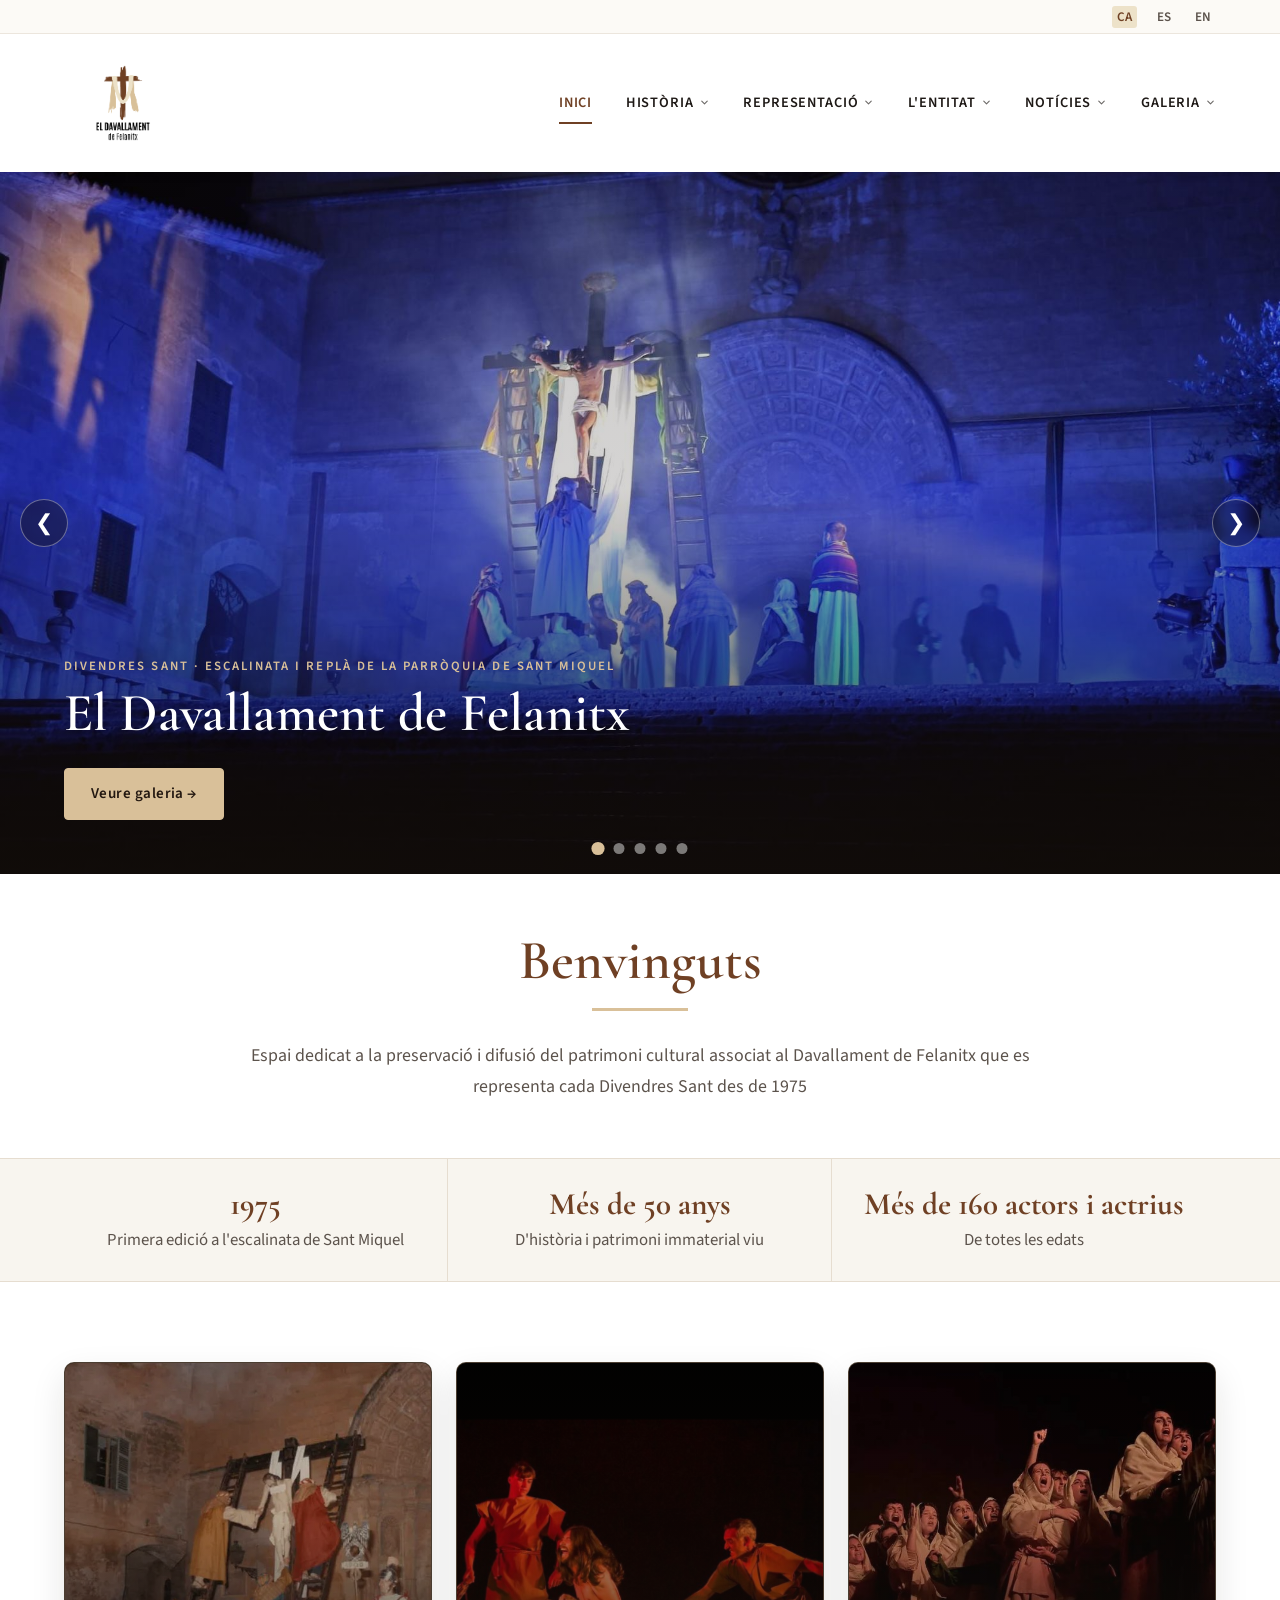
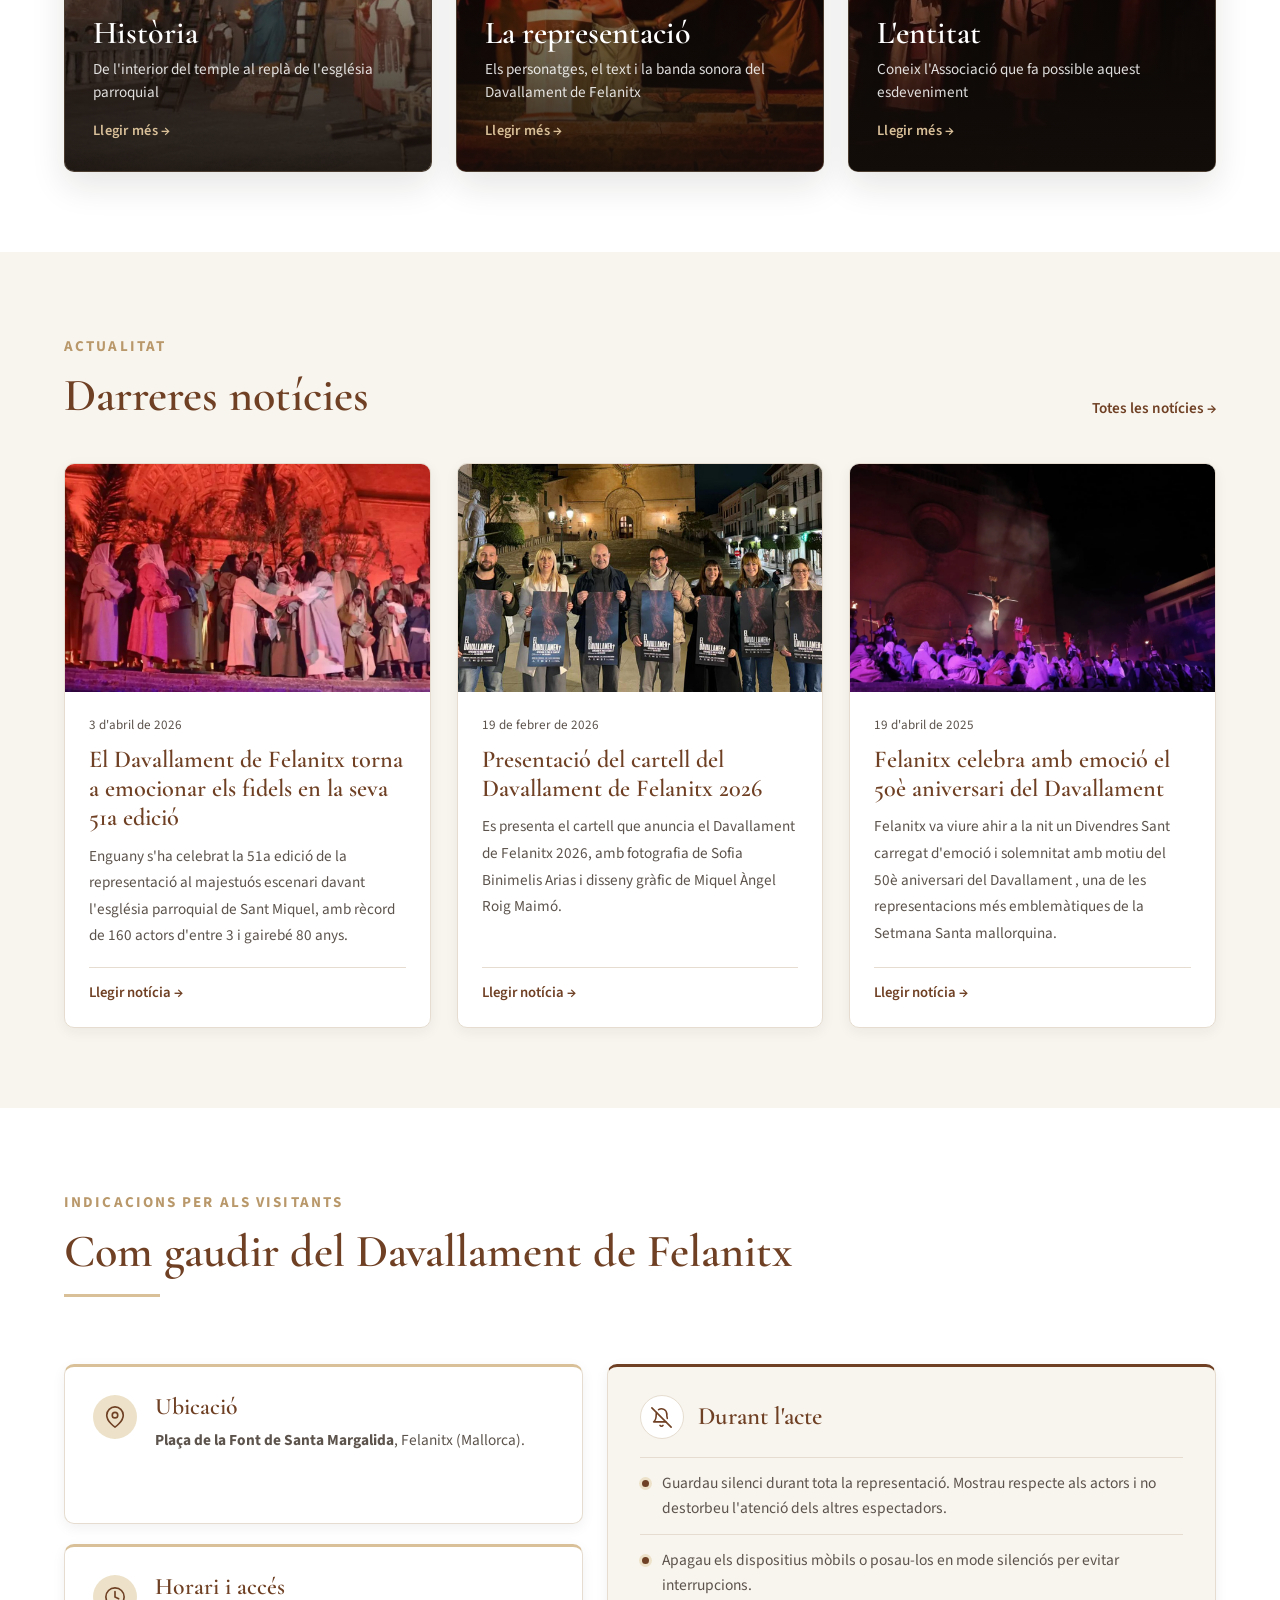
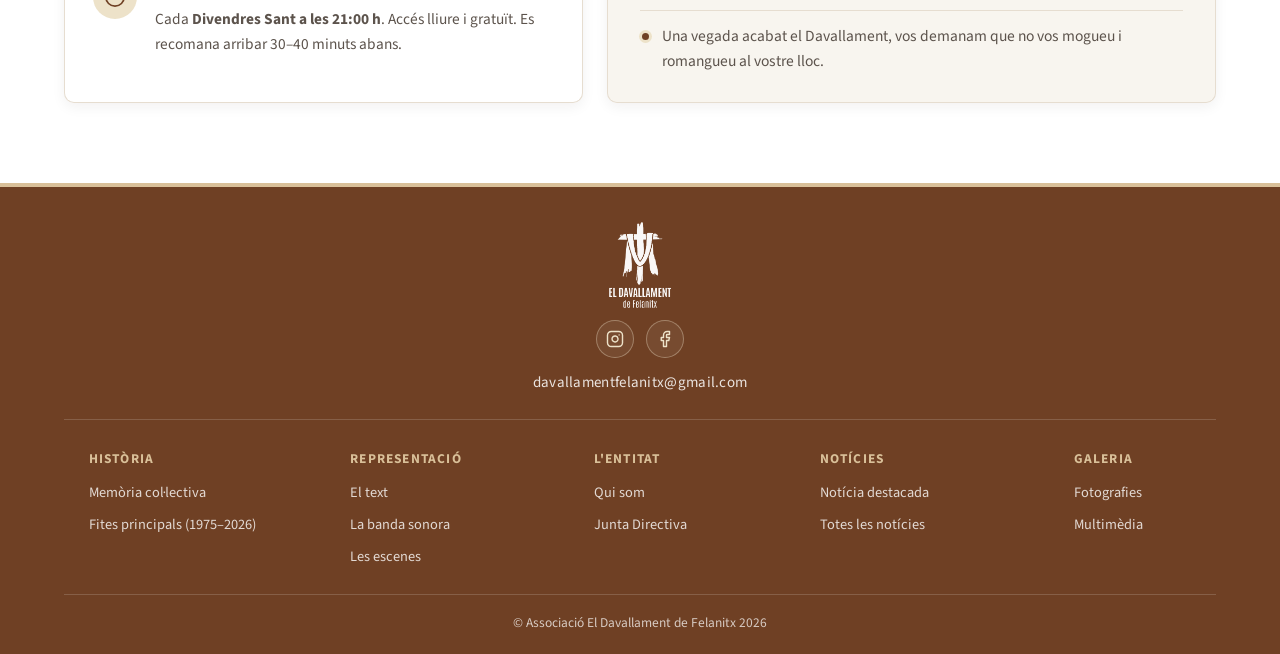
<file: index.html>
﻿<!DOCTYPE html>
<html lang="ca">
<head>
  <meta charset="UTF-8">
  <meta name="viewport" content="width=device-width, initial-scale=1.0">
  <meta name="robots" content="noindex, nofollow">
  <title>El Davallament de Felanitx — Associació El Davallament</title>
  <meta name="description" content="Web oficial de divulgació de l'Associació El Davallament de Felanitx: història des de 1975, la representació, notícies, l'entitat i galeria de fotografies reals i vídeos.">
  <link rel="icon" type="image/png" href="img/logo/logo.png">
  <link rel="preconnect" href="https://fonts.googleapis.com">
  <link rel="preconnect" href="https://fonts.gstatic.com" crossorigin>
  <link href="https://fonts.googleapis.com/css2?family=Cormorant+Garamond:ital,wght@0,400;0,500;0,600;0,700;1,500&family=Source+Sans+3:wght@300;400;600;700&display=swap" rel="stylesheet">
  <link rel="stylesheet" href="css/style.css?v=55">
</head>
<body data-page="inici">
  <div id="site-header-host"></div>

  <main id="main-content">
    <section class="hero hero--cinema" id="hero-carousel" aria-label="Carrusel de fotografies d'El Davallament de Felanitx"></section>

    <section class="section section--compact intro">
      <div class="container">
        <h2 class="section-title" data-i18n="home.welcomeTitle">Benvinguts</h2>
        <div class="separator"></div>
        <p data-i18n="home.welcomeText">
          Espai dedicat a la preservació i difusió del patrimoni cultural associat al Davallament de Felanitx que es representa cada Divendres Sant des de 1975
        </p>
      </div>
    </section>

    <section class="metrics-bar" aria-label="Xifres de la tradició">
      <div class="container">
        <div class="metrics-grid">
          <div class="metric-item">
            <span class="metric-value" data-i18n="home.m1Val">1975</span>
            <span class="metric-label" data-i18n="home.m1Lbl">Primera edició a l'escalinata de Sant Miquel</span>
          </div>
          <div class="metric-item">
            <span class="metric-value" data-i18n="home.m2Val">Més de 50 anys</span>
            <span class="metric-label" data-i18n="home.m2Lbl">D'història i patrimoni immaterial viu</span>
          </div>
          <div class="metric-item">
            <span class="metric-value" data-i18n="home.m3Val">Més de 160 actors i actrius</span>
            <span class="metric-label" data-i18n="home.m3Lbl">De totes les edats</span>
          </div>
        </div>
      </div>
    </section>

    <!-- Visual Portal Cards (full-bleed photography) -->
    <section class="section">
      <div class="container">
        <div class="visual-portals">
          <a href="historia.html" class="visual-portal">
            <img src="img/historia/historia.jpg" alt="Fotografia històrica d'El Davallament davant la portalada de Sant Miquel" style="object-position: center 25%">
            <div class="visual-portal-overlay">
              <!--<span class="visual-portal-eyebrow" data-i18n="home.f1Eyebrow">Des de 1975</span> -->
              <h2 data-i18n="home.f1Title">Història</h2>
              <p data-i18n="home.p1Short">De l'interior del temple al replà de l'església parroquial</p>
              <span class="visual-portal-cta" data-i18n="ui.readMore">Llegir més →</span>
            </div>
          </a>

          <a href="representacio.html" class="visual-portal">
            <img src="img/representacio/representacio.jpg" alt="Escena de la Flagel·lació a l'escalinata de Sant Miquel" style="object-position: center 28%">
            <div class="visual-portal-overlay">
              <!--<span class="visual-portal-eyebrow" data-i18n="home.f2Eyebrow">Vuit escenes · Divendres Sant</span>-->
              <h2 data-i18n="home.f2Title">La representació</h2>
              <p data-i18n="home.p2Short">Els personatges, el text i la banda sonora del Davallament de Felanitx</p>
              <span class="visual-portal-cta" data-i18n="ui.readMore">Llegir més →</span>
            </div>
          </a>

          <a href="entitat.html" class="visual-portal">
            <img src="img/entitat/entitat.jpg" alt="Participants de l'Associació El Davallament de Felanitx a l'escalinata de Sant Miquel" style="object-position: center 22%">
            <div class="visual-portal-overlay">
              <!--<span class="visual-portal-eyebrow" data-i18n="home.p3Eyebrow">Associació Cultural</span>-->
              <h2 data-i18n="home.p3Title">L'entitat</h2>
              <p data-i18n="home.p3Short">Coneix l'Associació que fa possible aquest esdeveniment</p>
              <span class="visual-portal-cta" data-i18n="ui.readMore">Llegir més →</span>
            </div>
          </a>
        </div>
      </div>
    </section>

    <section class="section section--cream">
      <div class="container">
        <div class="section-header">
          <div>
            <span class="eyebrow" data-i18n="home.newsEyebrow">Actualitat</span>
            <h2 class="section-title" data-i18n="home.newsTitle">Darreres notícies</h2>
          </div>
          <a href="noticies.html" class="link-arrow" data-i18n="ui.allNews">Totes les notícies →</a>
        </div>

        <div class="cards-grid" id="home-news-grid"></div>
      </div>
    </section>

    <section class="section">
      <div class="container">
        <div class="section-header">
          <div>
            <span class="eyebrow" data-i18n="home.guideEyebrow">Indicacions per als visitants</span>
            <h2 class="section-title" data-i18n="home.guideTitle">Com gaudir del Davallament de Felanitx</h2>
            <div class="separator left"></div>
          </div>
        </div>

        <div class="visitor-guide">
          <div class="visitor-guide-stack">
            <article class="info-card info-card--row">
              <div class="info-card-icon" aria-hidden="true">
                <svg width="22" height="22" viewBox="0 0 24 24" fill="none" stroke="currentColor" stroke-width="1.8" stroke-linecap="round" stroke-linejoin="round"><path d="M21 10c0 7-9 13-9 13s-9-6-9-13a9 9 0 0 1 18 0z"></path><circle cx="12" cy="10" r="3"></circle></svg>
              </div>
              <div class="info-card-content">
                <h3 data-i18n="home.g1Title">Ubicació</h3>
                <p data-i18n-html="home.g1Html">
                  <strong>Plaça de la Font de Santa Margalida</strong>, Felanitx (Mallorca).
                </p>
              </div>
            </article>

            <article class="info-card info-card--row">
              <div class="info-card-icon" aria-hidden="true">
                <svg width="22" height="22" viewBox="0 0 24 24" fill="none" stroke="currentColor" stroke-width="1.8" stroke-linecap="round" stroke-linejoin="round"><circle cx="12" cy="12" r="10"></circle><polyline points="12 6 12 12 16 14"></polyline></svg>
              </div>
              <div class="info-card-content">
                <h3 data-i18n="home.g2Title">Horari i accés</h3>
                <p data-i18n-html="home.g2Html">
                  Cada <strong>Divendres Sant a les 21:00 h</strong>. Accés lliure i gratuït. Es recomana arribar 30–40 minuts abans.
                </p>
              </div>
            </article>
          </div>

          <article class="info-card info-card--rules">
            <div class="rules-header">
              <div class="info-card-icon" aria-hidden="true">
                <svg width="21" height="21" viewBox="0 0 24 24" fill="none" stroke="currentColor" stroke-width="1.8" stroke-linecap="round" stroke-linejoin="round"><path d="M13.73 21a2 2 0 0 1-3.46 0"></path><path d="M18.63 13A17.89 17.89 0 0 1 18 8"></path><path d="M6.26 6.26A5.86 5.86 0 0 0 6 8c0 7-3 9-3 9h14"></path><path d="M18 8a6 6 0 0 0-9.33-5"></path><line x1="1" y1="1" x2="23" y2="23"></line></svg>
              </div>
              <h3 data-i18n="home.g3Title">Durant l'acte</h3>
            </div>
            <ul class="guide-rules">
              <li data-i18n="home.g3Item1">Guardau silenci durant tota la representació. Mostrau respecte als actors i no destorbeu l'atenció dels altres espectadors.</li>
              <li data-i18n="home.g3Item2">Apagau els dispositius mòbils o posau-los en mode silenciós per evitar interrupcions.</li>
              <li data-i18n="home.g3Item3">Una vegada acabat el Davallament, vos demanam que no vos mogueu i romangueu al vostre lloc.</li>
            </ul>
          </article>
        </div>
      </div>
    </section>
  </main>

  <div id="site-footer-host"></div>

  <script defer src="js/data.js?v=55"></script>
  <script defer src="js/i18n.js?v=55"></script>
  <script defer src="js/yaml-loader.js?v=55"></script>
  <script defer src="js/main.js?v=55"></script>
</body>
</html>
</file>
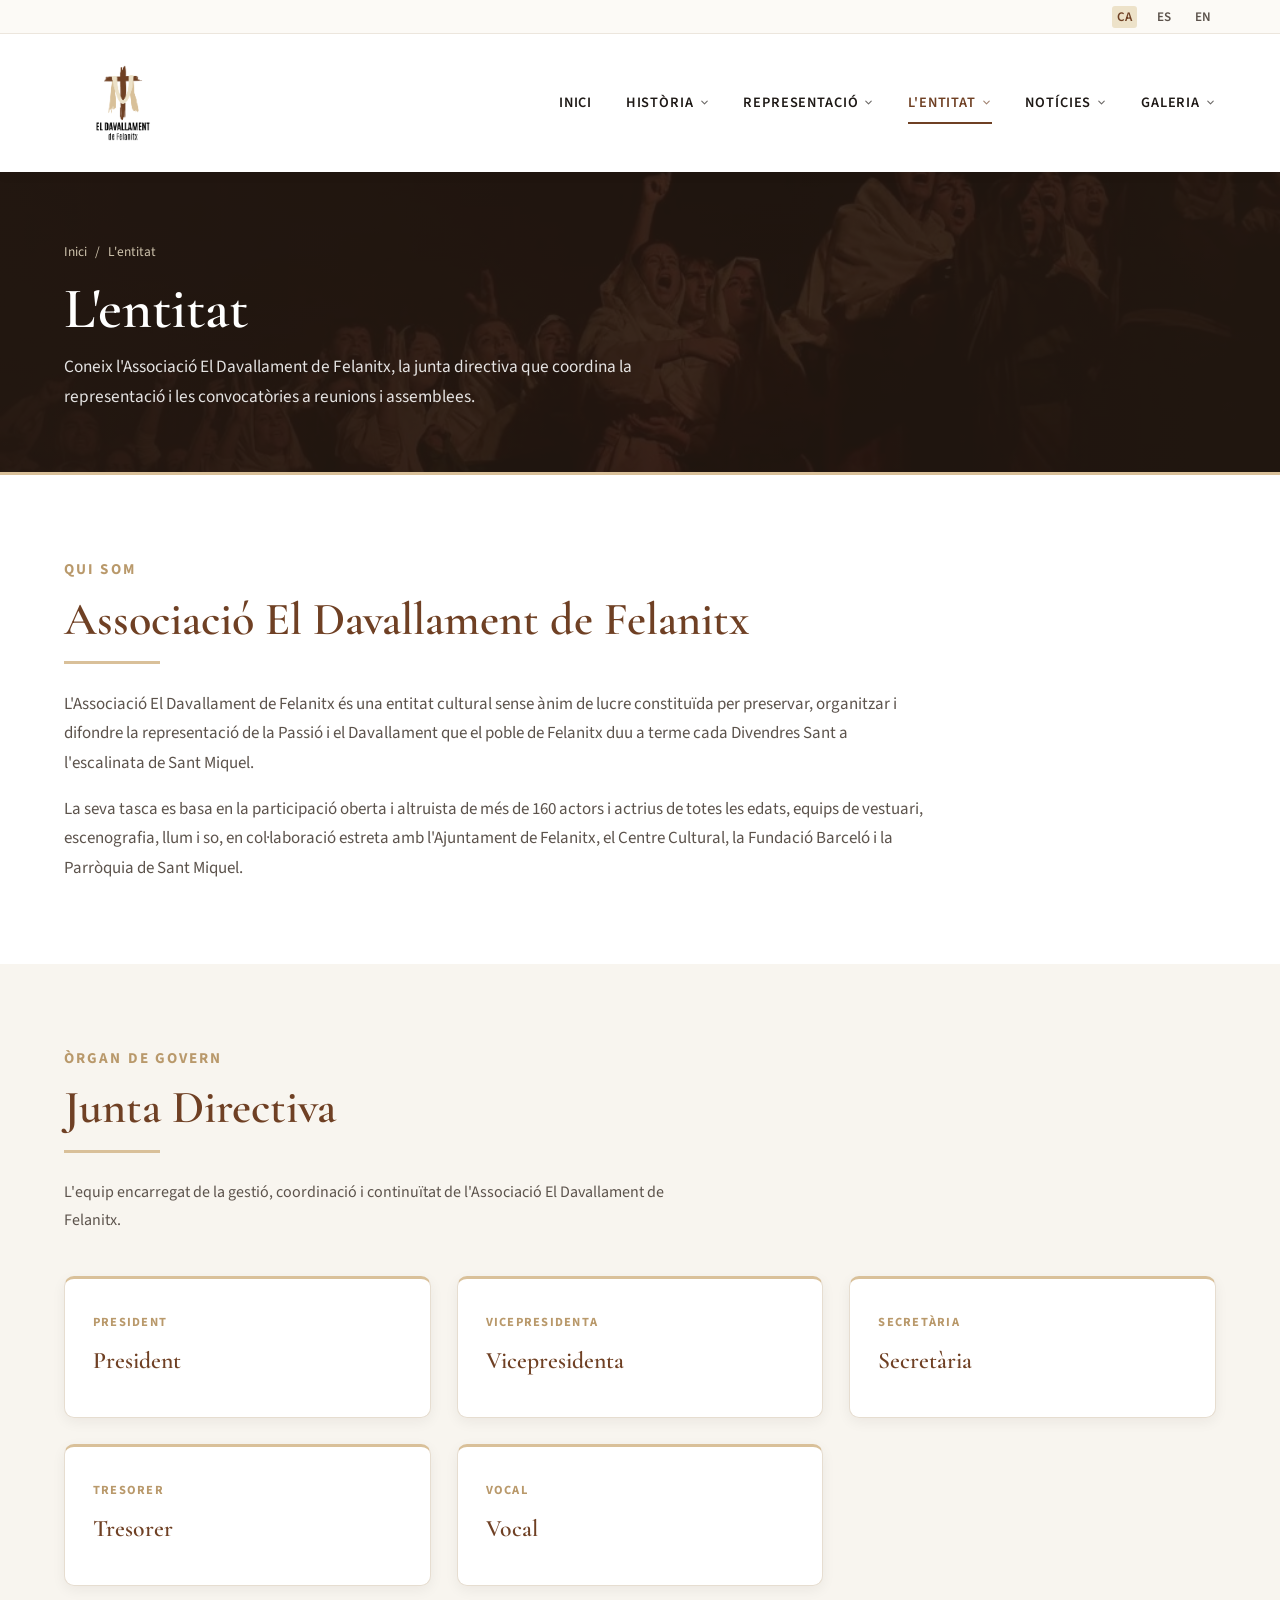
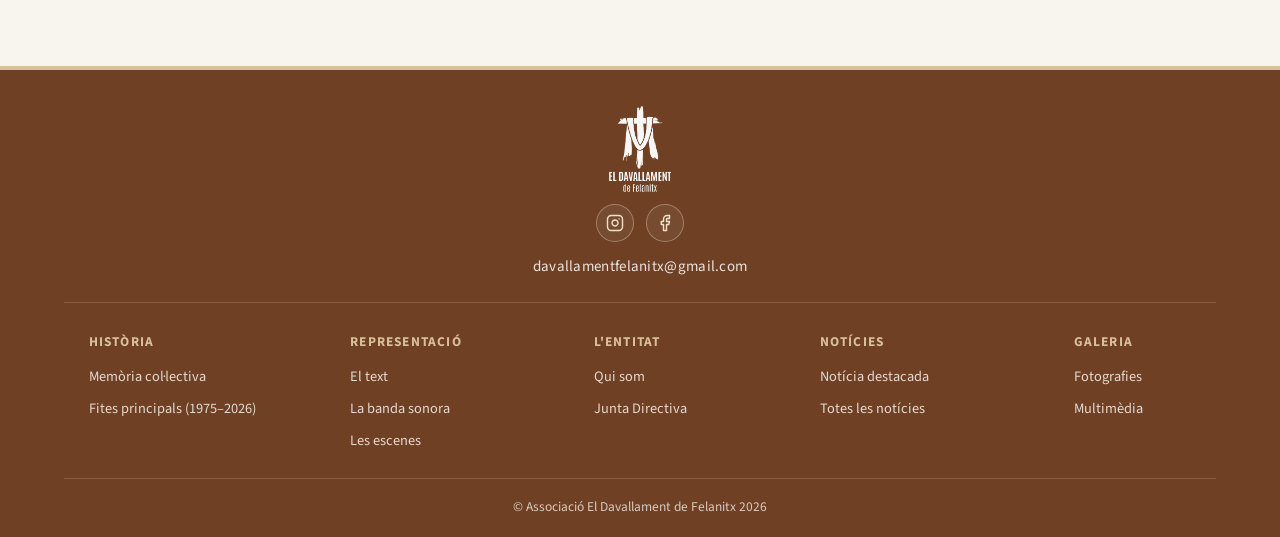
<file: entitat.html>
﻿<!DOCTYPE html>
<html lang="ca">
<head>
  <meta charset="UTF-8">
  <meta name="viewport" content="width=device-width, initial-scale=1.0">
  <meta name="robots" content="noindex, nofollow">
  <title>L'entitat | El Davallament de Felanitx</title>
  <meta name="description" content="Informació sobre l'Associació El Davallament de Felanitx: qui som, la junta directiva i les convocatòries a reunions i assemblees.">
  <link rel="icon" type="image/png" href="img/logo/logo.png">
  <link rel="preconnect" href="https://fonts.googleapis.com">
  <link rel="preconnect" href="https://fonts.gstatic.com" crossorigin>
  <link href="https://fonts.googleapis.com/css2?family=Cormorant+Garamond:ital,wght@0,400;0,500;0,600;0,700;1,500&family=Source+Sans+3:wght@300;400;600;700&display=swap" rel="stylesheet">
  <link rel="stylesheet" href="css/style.css?v=55">
</head>
<body data-page="entitat">
  <div id="site-header-host"></div>

  <main id="main-content">
    <section class="page-banner">
      <div class="page-banner-bg" aria-hidden="true">
        <img src="img/entitat/entitat.jpg" alt="" style="object-position: center 25%">
      </div>
      <div class="container page-banner-inner">
        <nav class="breadcrumb" aria-label="Fil d'Ariadna">
          <a href="index.html" data-i18n="ui.breadcrumbHome">Inici</a>
          <span>/</span>
          <span data-i18n="nav.entitat">L'entitat</span>
        </nav>
        <h1 data-i18n="entitat.bannerTitle">L'entitat</h1>
        <p data-i18n="entitat.bannerSub">
          Coneix l'Associació El Davallament de Felanitx, la junta directiva que coordina la representació i les convocatòries a reunions i assemblees.
        </p>
      </div>
    </section>

    <!-- Sobre l'Associació -->
    <section class="section" id="qui-som">
      <div class="container">
        <div style="max-width:860px">
          <span class="eyebrow" data-i18n="entitat.aboutEyebrow">Qui som</span>
          <h2 class="section-title" data-i18n="entitat.aboutTitle">Associació El Davallament de Felanitx</h2>
          <div class="separator left"></div>
          <p style="color:var(--text-muted);font-size:1.06rem;margin-bottom:16px" data-i18n="entitat.aboutP1">
            L'Associació El Davallament de Felanitx és una entitat cultural sense ànim de lucre constituïda per preservar, organitzar i difondre la representació de la Passió i el Davallament que el poble de Felanitx duu a terme cada Divendres Sant a l'escalinata de Sant Miquel.
          </p>
          <p style="color:var(--text-muted);font-size:1.06rem" data-i18n="entitat.aboutP2">
            La seva tasca es basa en la participació oberta i altruista de més de 160 actors i actrius de totes les edats, equips de vestuari, escenografia, llum i so, en col·laboració estreta amb l'Ajuntament de Felanitx, el Centre Cultural, la Fundació Barceló i la Parròquia de Sant Miquel.
          </p>
        </div>
      </div>
    </section>

    <!-- Junta Directiva -->
    <section class="section section--cream" id="junta">
      <div class="container">
        <div class="section-header">
          <div>
            <span class="eyebrow" data-i18n="entitat.boardEyebrow">Òrgan de govern</span>
            <h2 class="section-title" data-i18n="entitat.boardTitle">Junta Directiva</h2>
            <div class="separator left"></div>
            <p style="color:var(--text-muted);max-width:640px" data-i18n="entitat.boardLead">
              L'equip encarregat de la gestió, coordinació i continuïtat de l'Associació El Davallament de Felanitx.
            </p>
          </div>
        </div>

        <div class="cards-grid" id="board-grid"></div>
      </div>
    </section>

    <!-- Convocatòries a reunions i assemblees (ocult temporalment)
    <section class="section" id="convocatories">
      <div class="container">
        <div class="section-header">
          <div>
            <span class="eyebrow" data-i18n="entitat.meetingsEyebrow">Vida associativa</span>
            <h2 class="section-title" data-i18n="entitat.meetingsTitle">Convocatòries a reunions i assemblees</h2>
            <div class="separator left"></div>
            <p style="color:var(--text-muted);max-width:660px" data-i18n="entitat.meetingsLead">
              Consulta les pròximes cites, assemblees generals i reunions organitzatives de l'Associació, així com el seu ordre del dia.
            </p>
          </div>
        </div>

        <div class="meetings-list" id="meetings-list"></div>
      </div>
    </section>
    -->
  </main>

  <div id="site-footer-host"></div>

  <script defer src="js/data.js?v=55"></script>
  <script defer src="js/i18n.js?v=55"></script>
  <script defer src="js/yaml-loader.js?v=55"></script>
  <script defer src="js/main.js?v=55"></script>
</body>
</html>
</file>
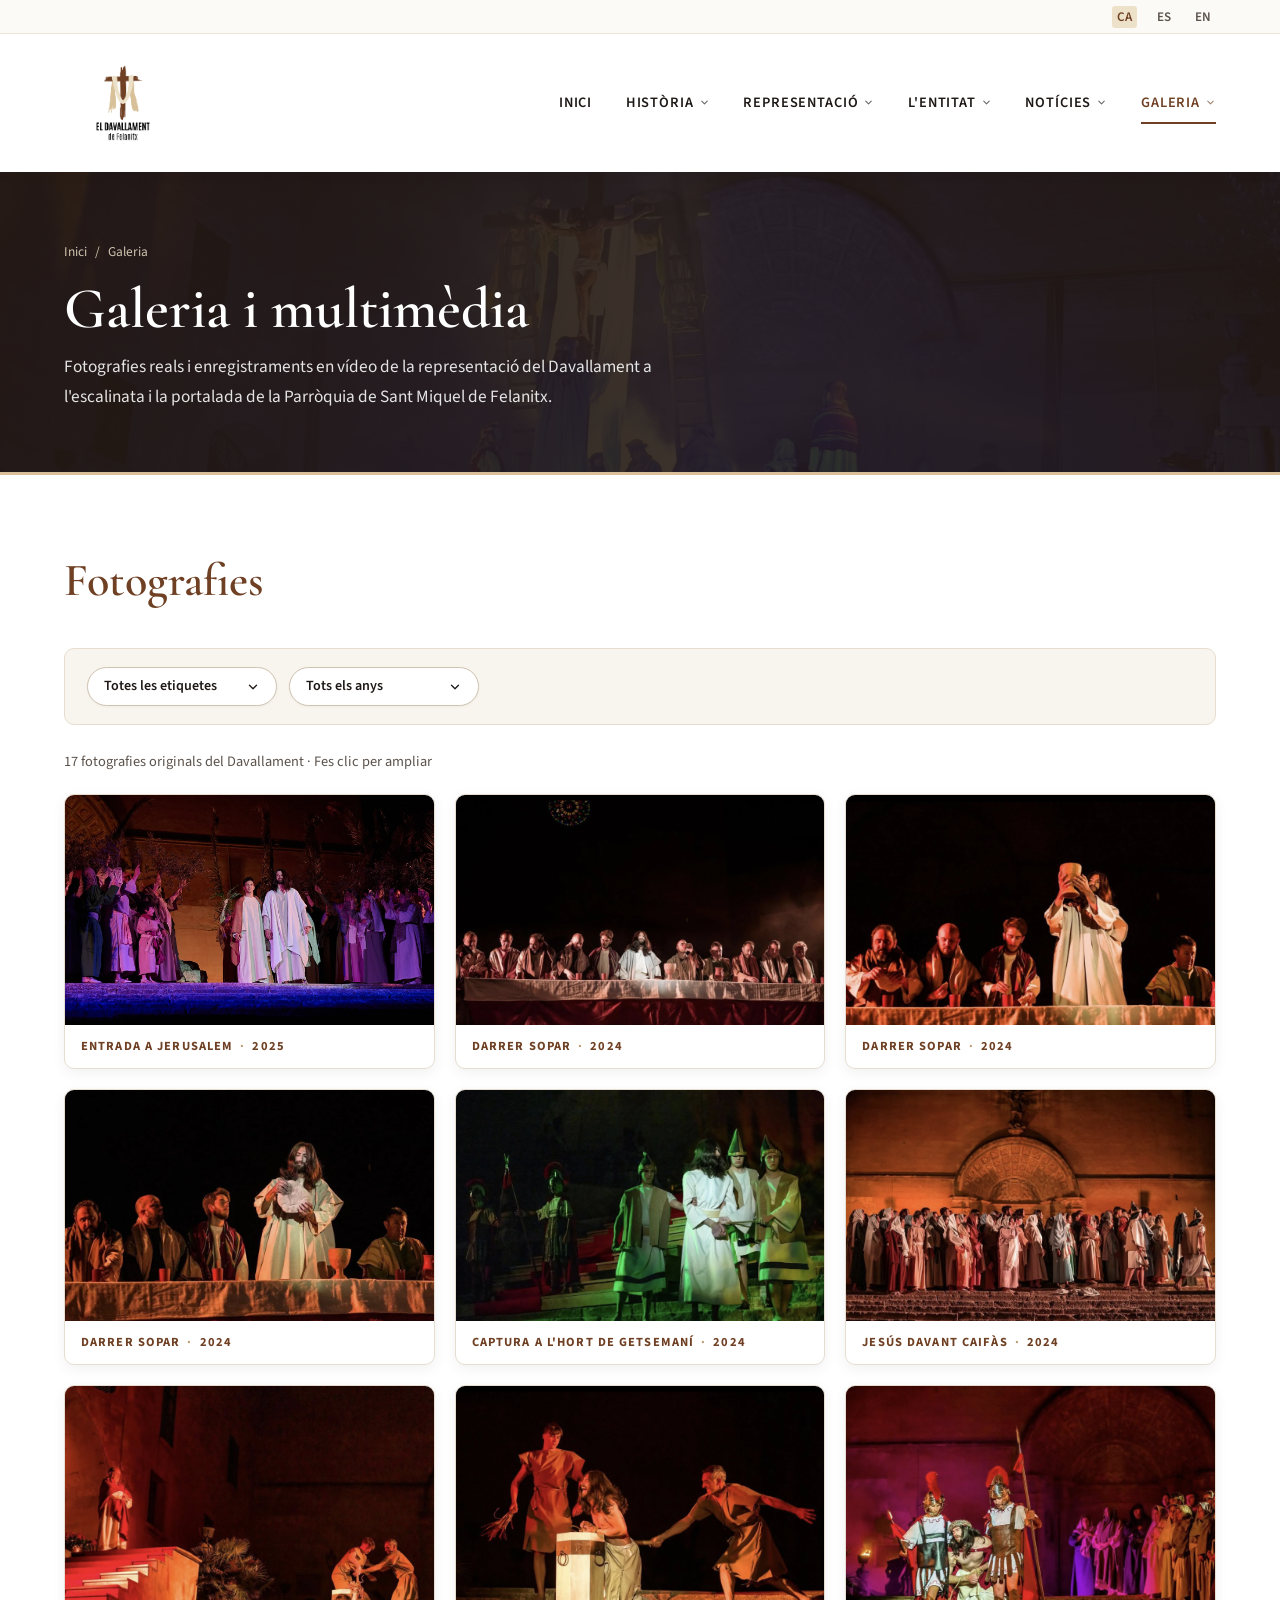
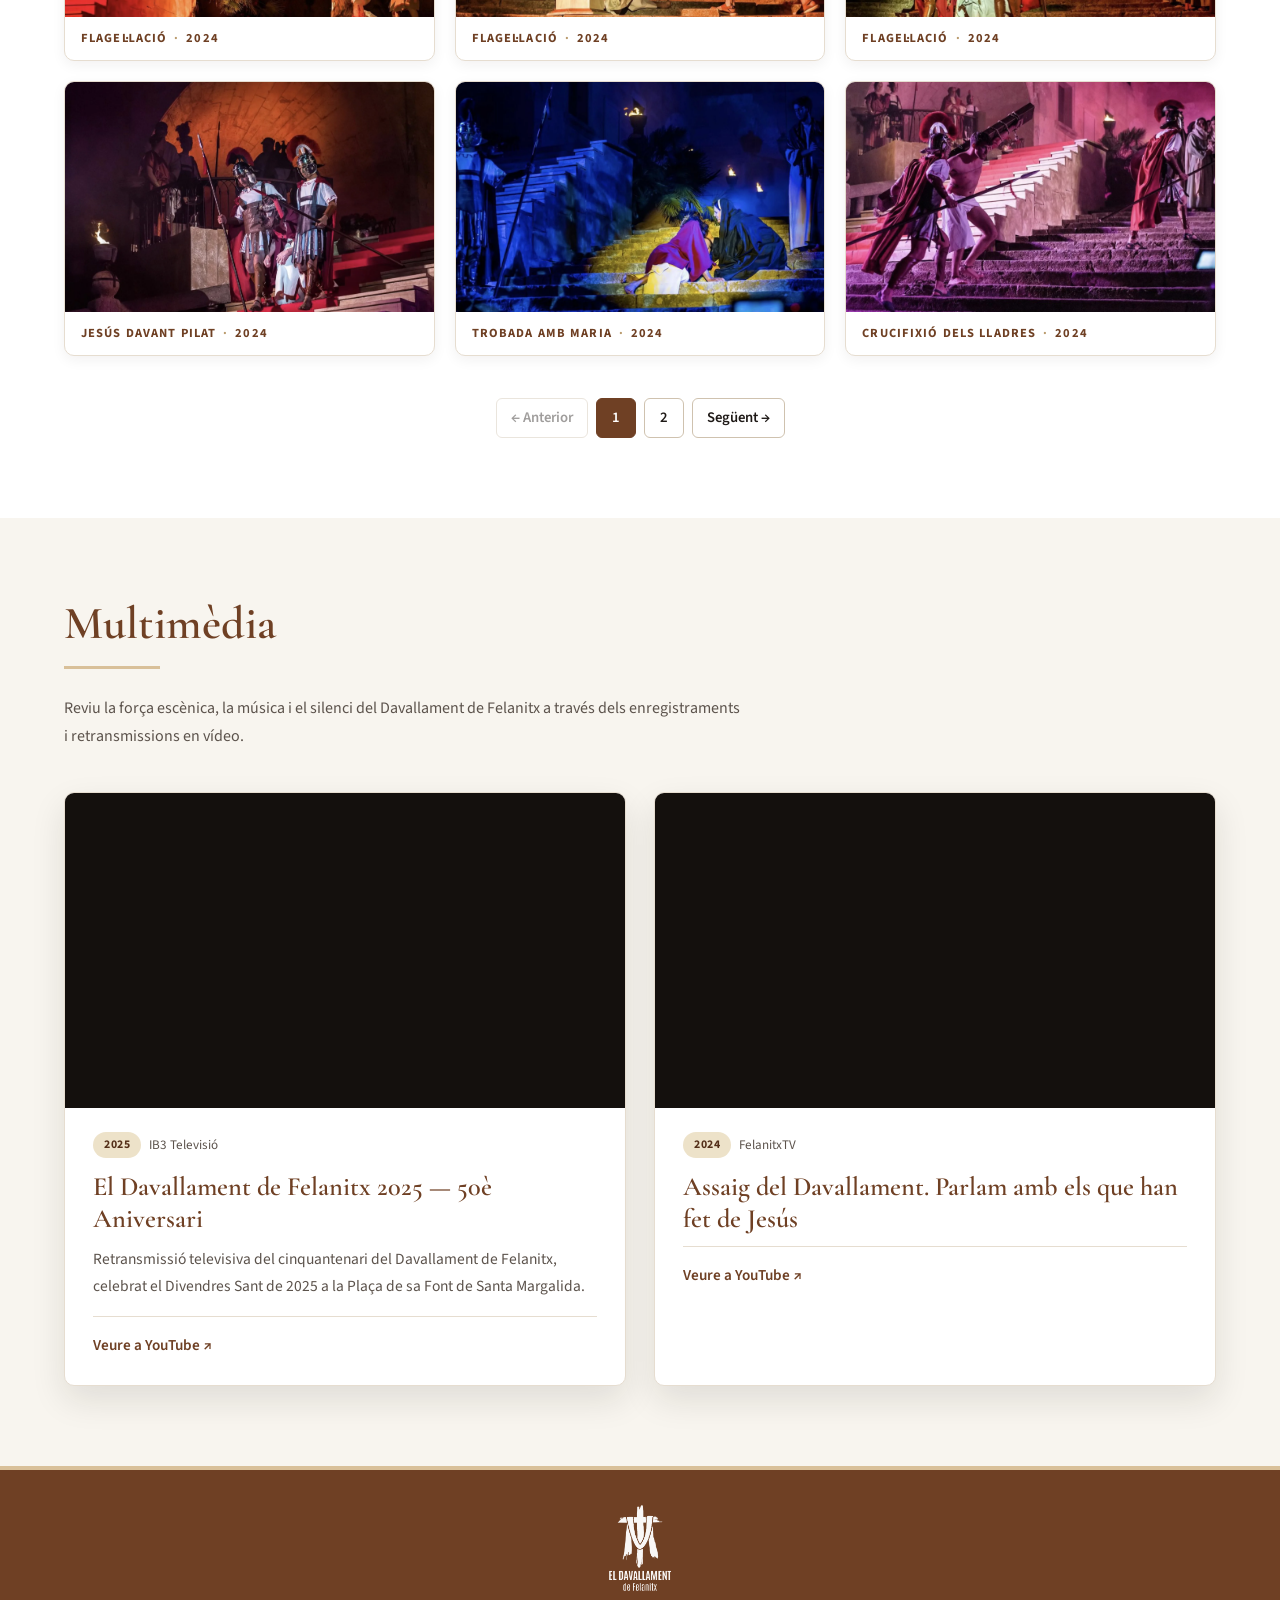
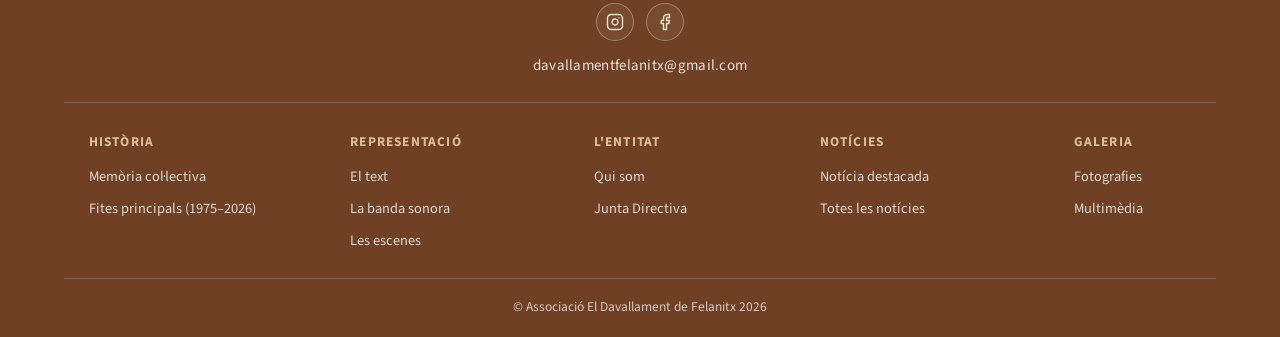
<file: galeria.html>
﻿<!DOCTYPE html>
<html lang="ca">
<head>
  <meta charset="UTF-8">
  <meta name="viewport" content="width=device-width, initial-scale=1.0">
  <meta name="robots" content="noindex, nofollow">
  <title>Galeria i Multimèdia | El Davallament de Felanitx</title>
  <meta name="description" content="Galeria de fotografies reals i vídeos del Davallament de Felanitx a l'escalinata de la Parròquia de Sant Miquel.">
  <link rel="icon" type="image/png" href="img/logo/logo.png">
  <link rel="preconnect" href="https://fonts.googleapis.com">
  <link rel="preconnect" href="https://fonts.gstatic.com" crossorigin>
  <link href="https://fonts.googleapis.com/css2?family=Cormorant+Garamond:ital,wght@0,400;0,500;0,600;0,700;1,500&family=Source+Sans+3:wght@300;400;600;700&display=swap" rel="stylesheet">
  <link rel="stylesheet" href="css/style.css?v=55">
</head>
<body data-page="galeria">
  <div id="site-header-host"></div>

  <main id="main-content">
    <section class="page-banner">
      <div class="page-banner-bg" aria-hidden="true">
        <img src="img/hero/hero1.jpg" alt="">
      </div>
      <div class="container page-banner-inner">
        <nav class="breadcrumb" aria-label="Fil d'Ariadna">
          <a href="index.html" data-i18n="ui.breadcrumbHome">Inici</a>
          <span>/</span>
          <span data-i18n="nav.galeria">Galeria</span>
        </nav>
        <h1 data-i18n="galeria.bannerTitle">Galeria i multimèdia</h1>
        <p data-i18n="galeria.bannerSub">
          Fotografies reals i enregistraments en vídeo de la representació del Davallament a l'escalinata i la portalada de la Parròquia de Sant Miquel de Felanitx.
        </p>
      </div>
    </section>

    <section class="section" id="fotografies">
      <div class="container">
        <div class="section-header">
          <div>
            <h2 class="section-title" data-i18n="galeria.photosTitle">Fotografies</h2>
          </div>
        </div>

        <div class="toolbar toolbar--compact" role="region" aria-label="Filtrar fotografies per etiqueta i per any">
          <div class="gallery-filters">
            <div class="custom-select" id="gallery-album-dd"></div>
            <div class="custom-select" id="gallery-year-dd"></div>
          </div>
        </div>

        <div class="results-bar">
          <span id="gallery-count"></span>
        </div>

        <div class="gallery-grid" id="gallery-grid"></div>
        <nav class="pagination" id="gallery-pagination" aria-label="Paginació de fotografies"></nav>
      </div>
    </section>

    <section class="section section--cream" id="multimedia">
      <div class="container">
        <div class="section-header">
          <div>
            <h2 class="section-title" data-i18n="galeria.mediaTitle">Multimèdia</h2>
            <div class="separator left"></div>
            <p style="max-width:680px;color:var(--text-muted)" data-i18n="galeria.mediaLead">
              Reviu la força escènica, la música i el silenci del Davallament de Felanitx a través dels enregistraments i retransmissions en vídeo.
            </p>
          </div>
        </div>

        <div class="video-grid" id="gallery-videos"></div>
      </div>
    </section>
  </main>

  <div id="site-footer-host"></div>

  <script defer src="js/data.js?v=55"></script>
  <script defer src="js/i18n.js?v=55"></script>
  <script defer src="js/yaml-loader.js?v=55"></script>
  <script defer src="js/main.js?v=55"></script>
</body>
</html>
</file>
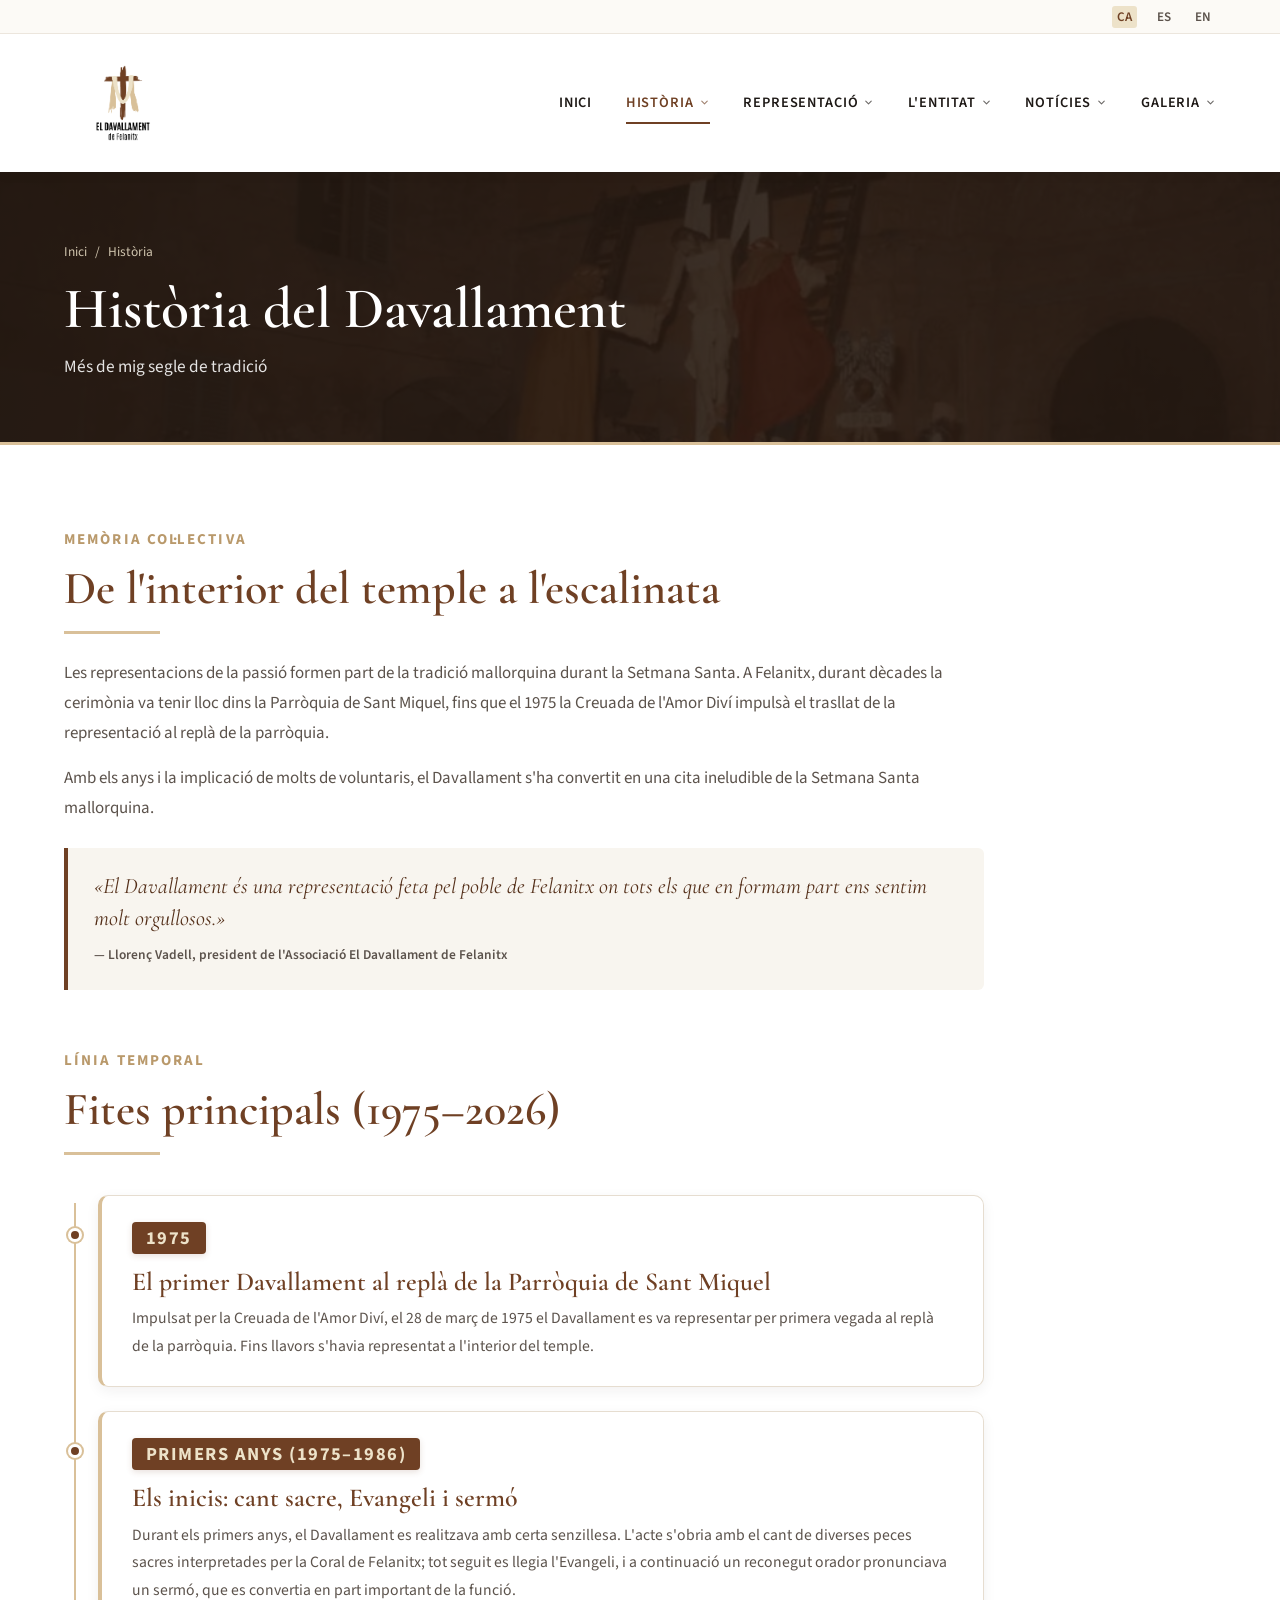
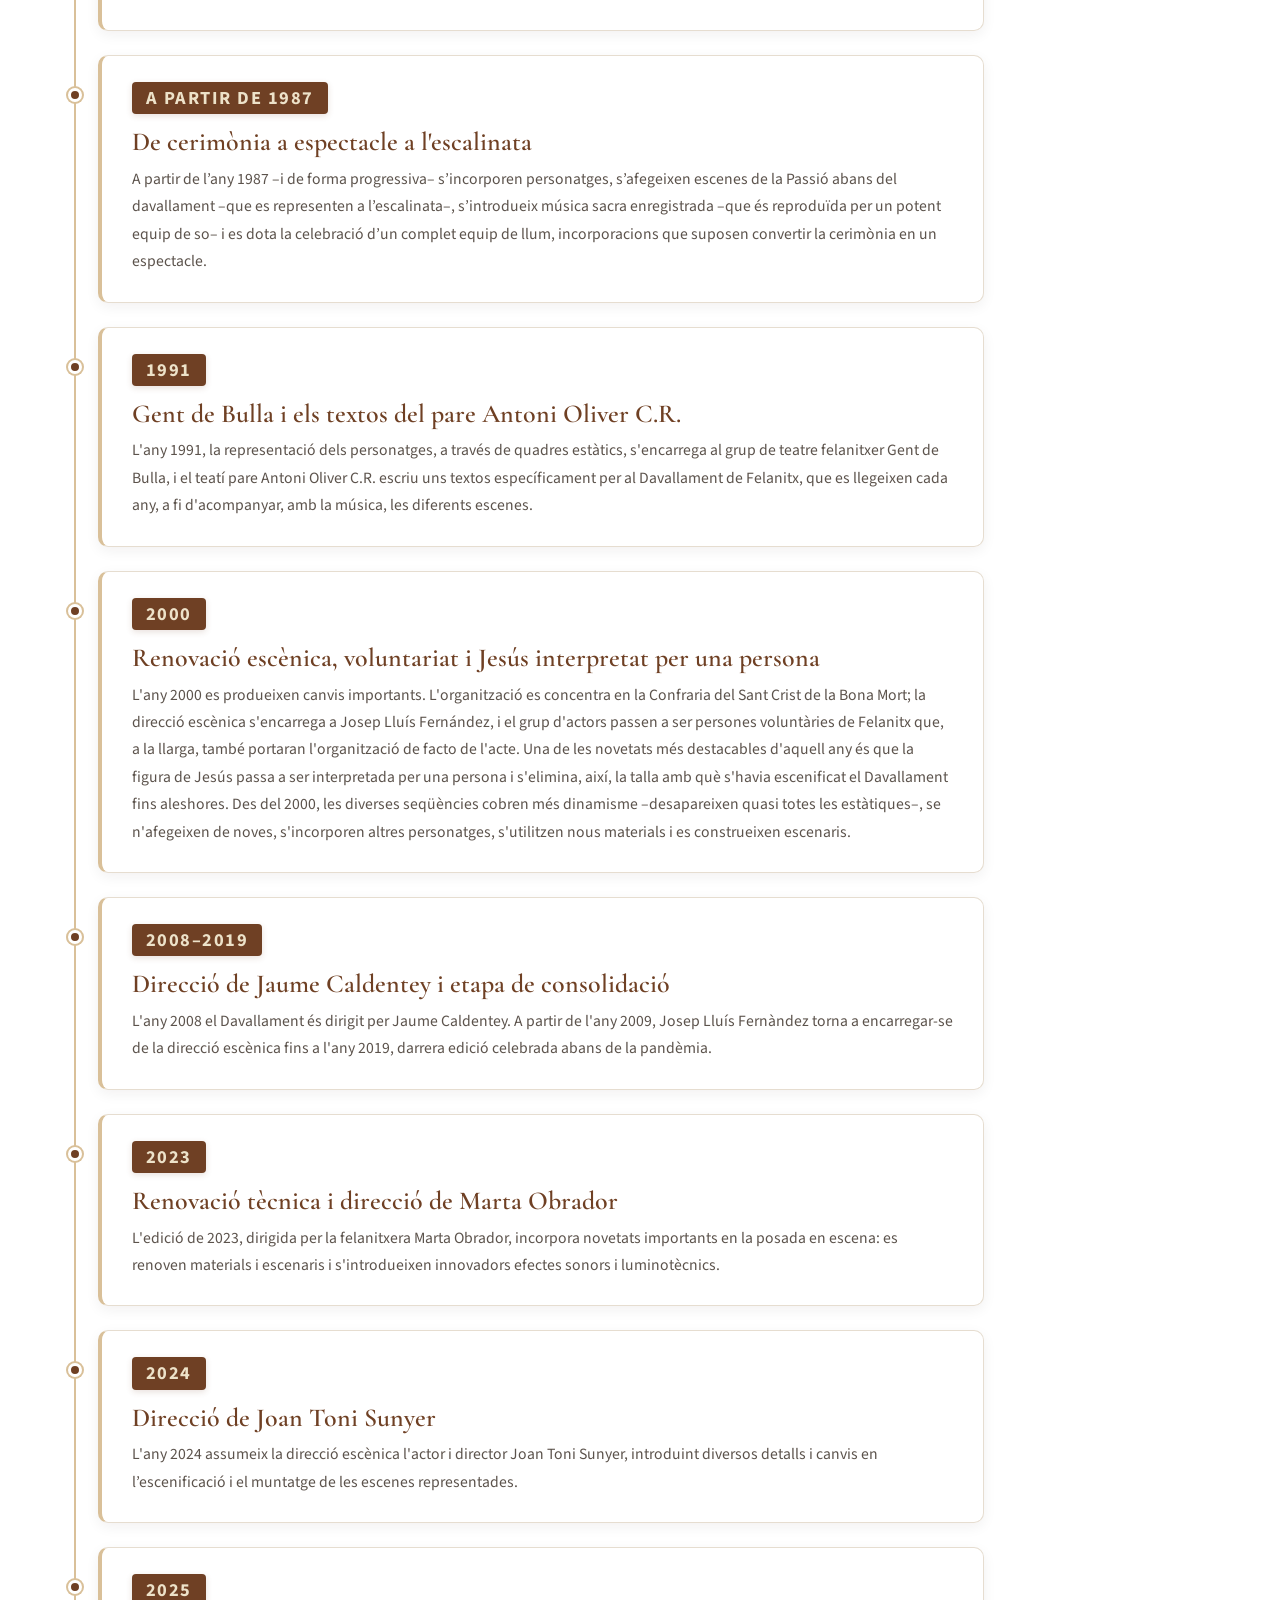
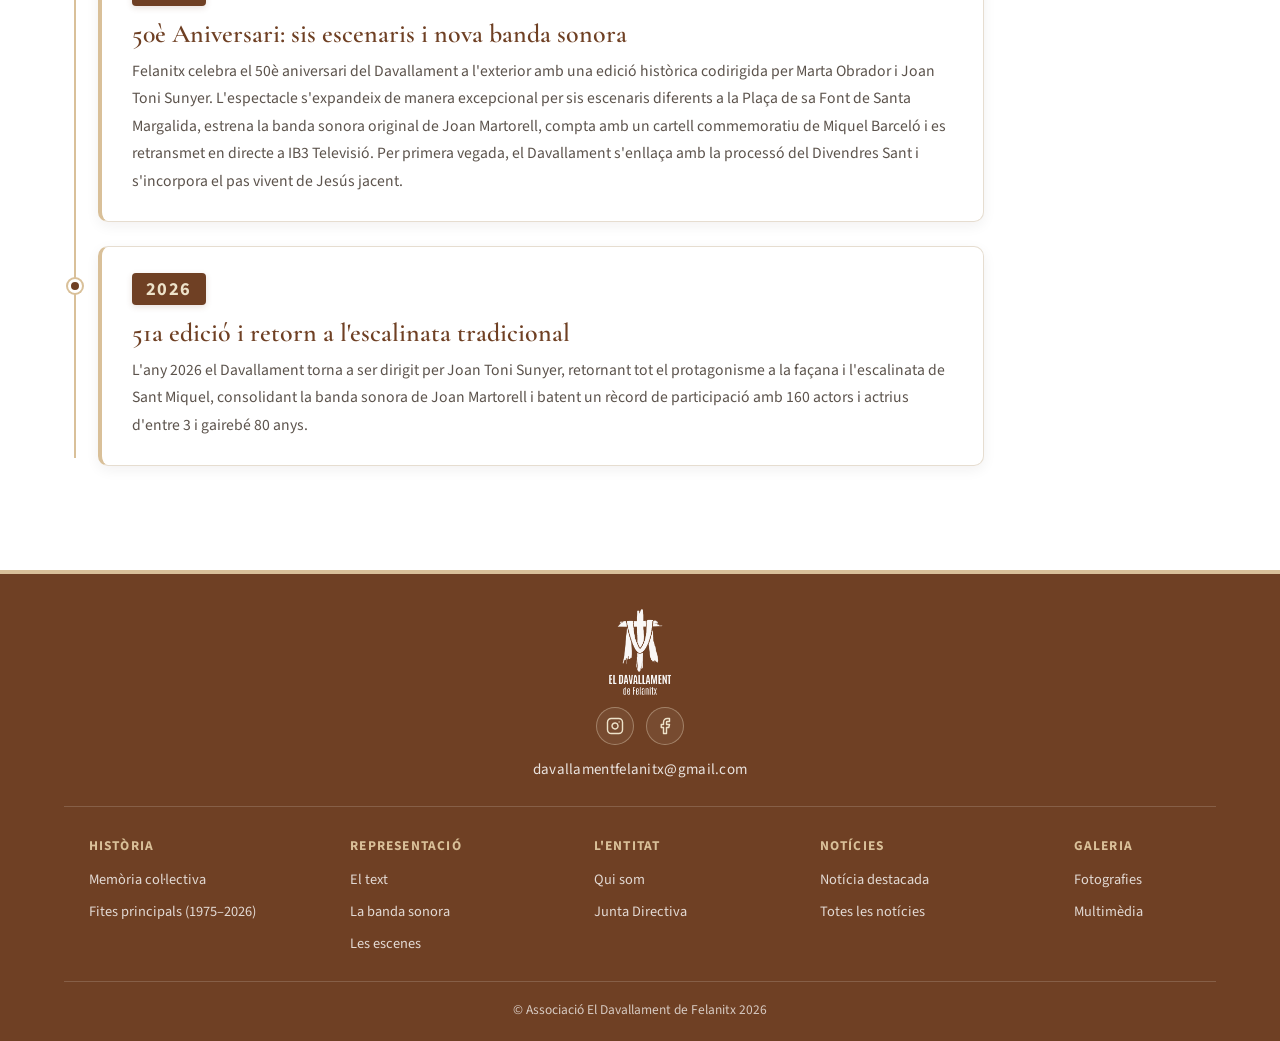
<file: historia.html>
﻿<!DOCTYPE html>
<html lang="ca">
<head>
  <meta charset="UTF-8">
  <meta name="viewport" content="width=device-width, initial-scale=1.0">
  <meta name="robots" content="noindex, nofollow">
  <title>Història | El Davallament de Felanitx</title>
  <meta name="description" content="Història i cronologia del Davallament de Felanitx: dels orígens litúrgics i el 28 de març de 1975 fins al 50è aniversari i l'actualitat.">
  <link rel="icon" type="image/png" href="img/logo/logo.png">
  <link rel="preconnect" href="https://fonts.googleapis.com">
  <link rel="preconnect" href="https://fonts.gstatic.com" crossorigin>
  <link href="https://fonts.googleapis.com/css2?family=Cormorant+Garamond:ital,wght@0,400;0,500;0,600;0,700;1,500&family=Source+Sans+3:wght@300;400;600;700&display=swap" rel="stylesheet">
  <link rel="stylesheet" href="css/style.css?v=55">
</head>
<body data-page="historia">
  <div id="site-header-host"></div>

  <main id="main-content">
    <section class="page-banner">
      <div class="page-banner-bg" aria-hidden="true">
        <img src="img/historia/historia.jpg" alt="" style="object-position: center 30%">
      </div>
      <div class="container page-banner-inner">
        <nav class="breadcrumb" aria-label="Fil d'Ariadna">
          <a href="index.html" data-i18n="ui.breadcrumbHome">Inici</a>
          <span>/</span>
          <span data-i18n="nav.historia">Història</span>
        </nav>
        <h1 data-i18n="historia.bannerTitle">Història del Davallament</h1>
        <p data-i18n="historia.bannerSub">
          Més de mig segle de tradició
        </p>
      </div>
    </section>

    <section class="section" id="memoria">
      <div class="container">
        <div style="max-width:920px;margin:0 0 3.5rem">
          <span class="eyebrow" data-i18n="historia.memEyebrow">Memòria Col·lectiva</span>
          <h2 class="section-title" data-i18n="historia.memTitle">De l'interior del temple a l'escalinata</h2>
          <div class="separator left"></div>
          <p style="color:var(--text-muted);font-size:1.06rem;margin-bottom:16px" data-i18n-html="historia.memP1Html">
            Les representacions de la passió formen part de la tradició mallorquina durant la Setmana Santa. A Felanitx, durant dècades la cerimònia va tenir lloc dins la Parròquia de Sant Miquel, fins que el 1975 la Creuada de l'Amor Diví impulsà el trasllat de la representació al replà de la parròquia.
          </p>
          <p style="color:var(--text-muted);font-size:1.06rem" data-i18n="historia.memP2">
            Amb els anys i la implicació de molts de voluntaris, el Davallament s'ha convertit en una cita ineludible de la Setmana Santa mallorquina.</p>
          <blockquote class="quote-box">
            <p data-i18n="historia.quoteText">«El Davallament és una representació feta pel poble de Felanitx on tots els que en formam part ens sentim molt orgullosos.»</p>
            <cite data-i18n="historia.quoteCite">— Llorenç Vadell, president de l'Associació El Davallament de Felanitx</cite>
          </blockquote>
        </div>

        <div style="max-width:920px;margin:0 0 2.5rem" id="cronologia">
          <span class="eyebrow" data-i18n="historia.tlEyebrow">Línia Temporal</span>
          <h2 class="section-title" data-i18n="historia.tlTitle">Fites principals (1975–2026)</h2>
          <div class="separator left"></div>
        </div>

        <div class="timeline" id="timeline-list"></div>
      </div>
    </section>
  </main>

  <div id="site-footer-host"></div>

  <script defer src="js/data.js?v=55"></script>
  <script defer src="js/i18n.js?v=55"></script>
  <script defer src="js/yaml-loader.js?v=55"></script>
  <script defer src="js/main.js?v=55"></script>
</body>
</html>
</file>
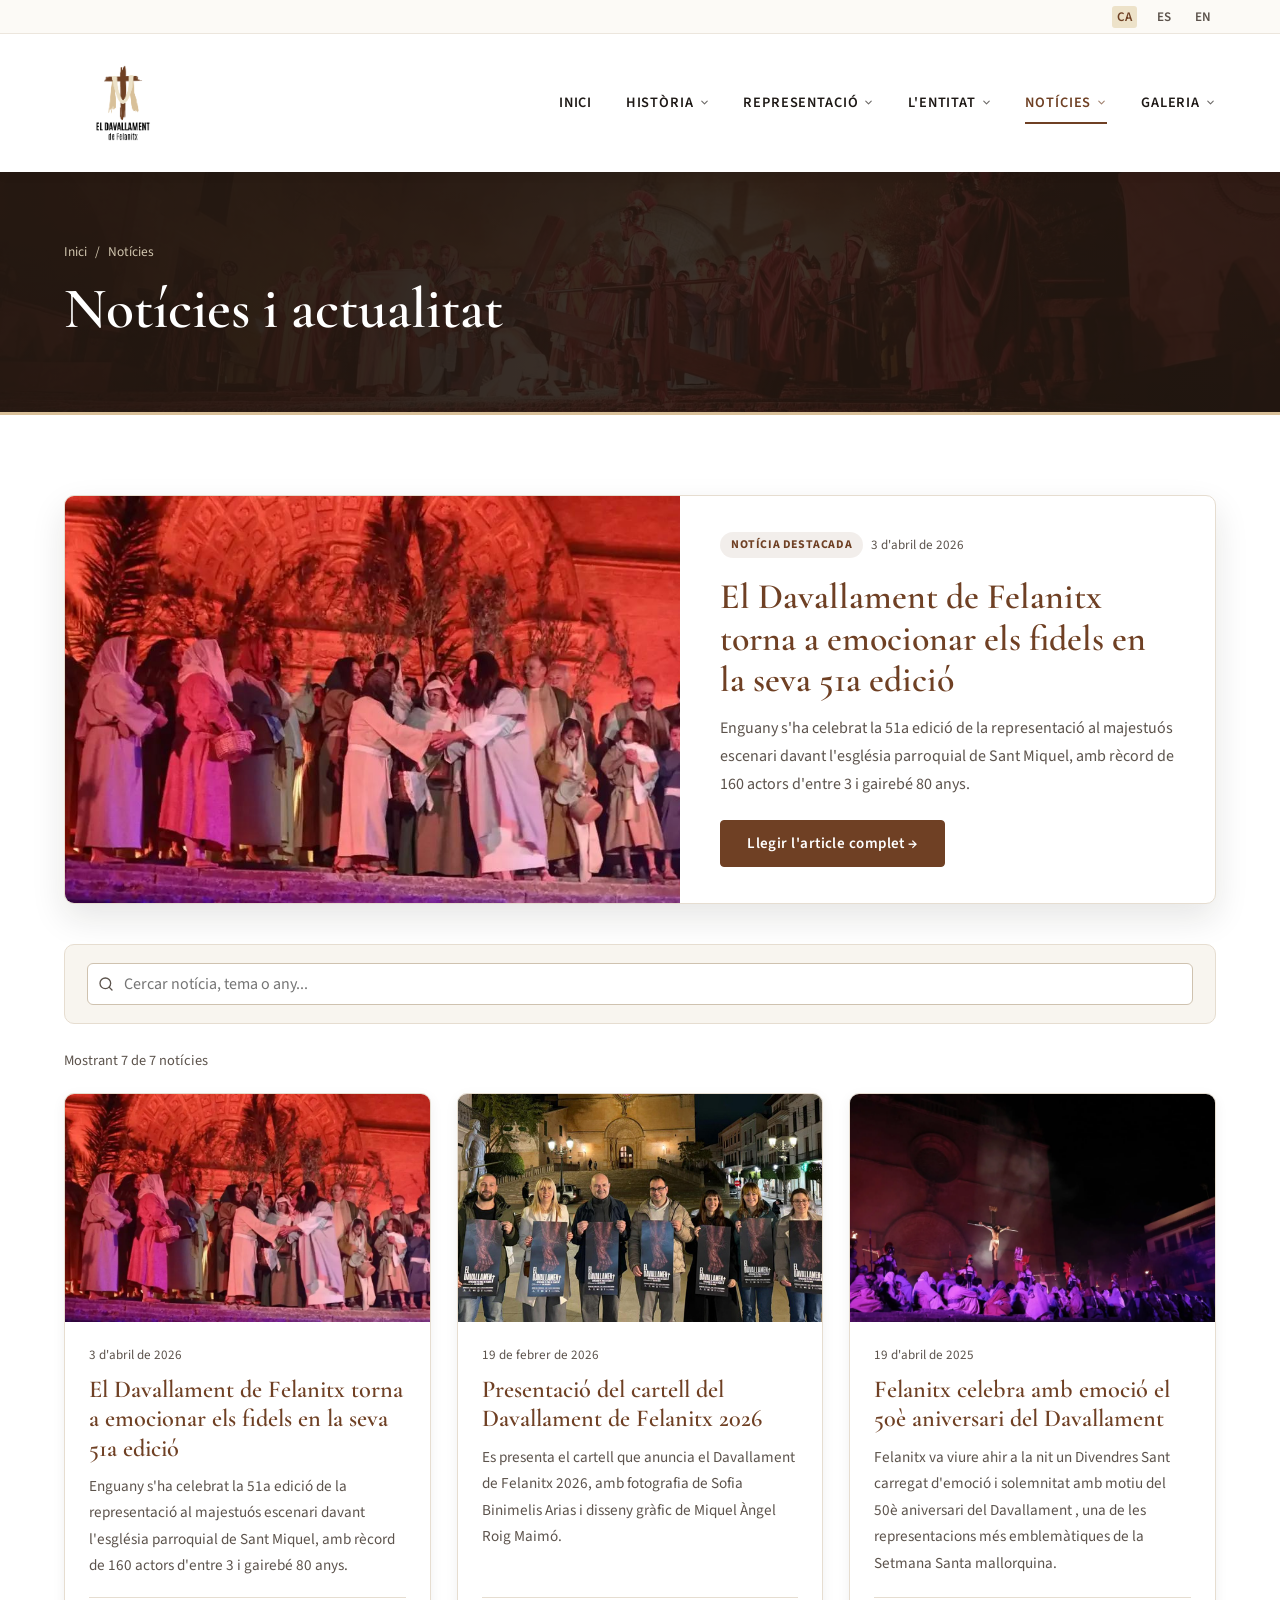
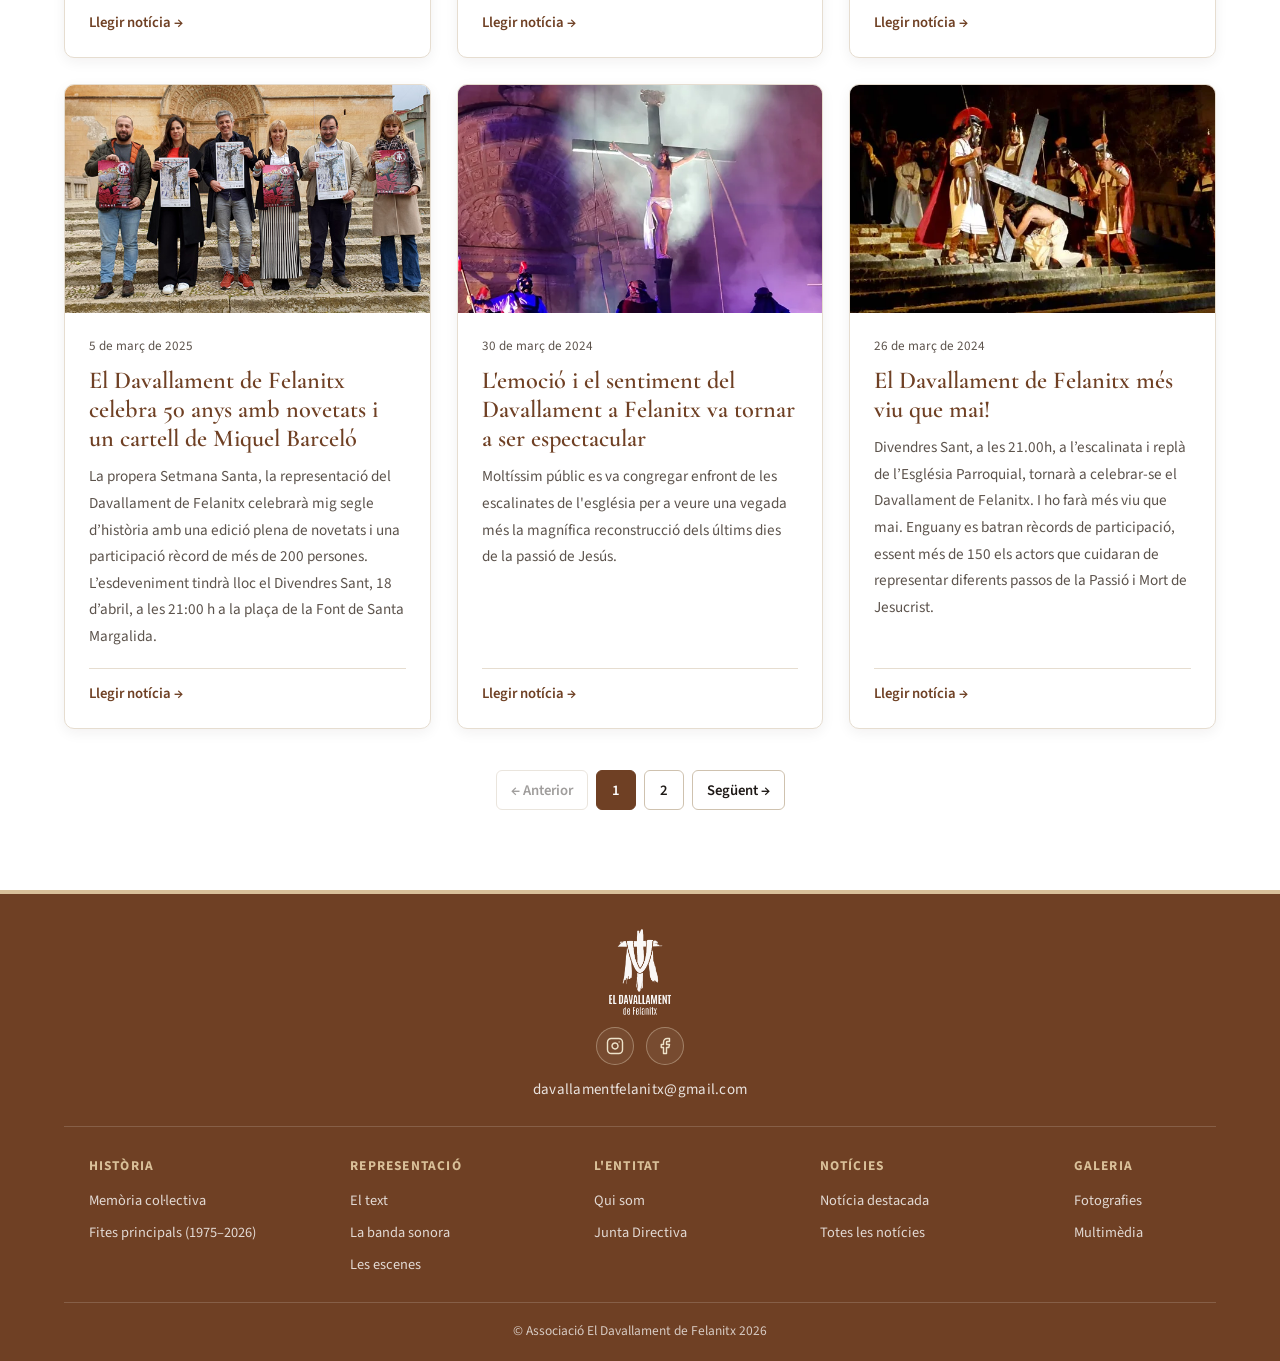
<file: noticies.html>
﻿<!DOCTYPE html>
<html lang="ca">
<head>
  <meta charset="UTF-8">
  <meta name="viewport" content="width=device-width, initial-scale=1.0">
  <meta name="robots" content="noindex, nofollow">
  <title>Notícies | El Davallament de Felanitx</title>
  <meta name="description" content="Notícies, cròniques de les edicions recents, actes del 50è aniversari i convocatòries d'assajos de l'Associació El Davallament de Felanitx.">
  <link rel="icon" type="image/png" href="img/logo/logo.png">
  <link rel="preconnect" href="https://fonts.googleapis.com">
  <link rel="preconnect" href="https://fonts.gstatic.com" crossorigin>
  <link href="https://fonts.googleapis.com/css2?family=Cormorant+Garamond:ital,wght@0,400;0,500;0,600;0,700;1,500&family=Source+Sans+3:wght@300;400;600;700&display=swap" rel="stylesheet">
  <link rel="stylesheet" href="css/style.css?v=55">
</head>
<body data-page="noticies">
  <div id="site-header-host"></div>

  <main id="main-content">
    <section class="page-banner">
      <div class="page-banner-bg" aria-hidden="true">
        <img src="img/hero/hero4.jpg" alt="">
      </div>
      <div class="container page-banner-inner">
        <nav class="breadcrumb" aria-label="Fil d'Ariadna">
          <a href="index.html" data-i18n="ui.breadcrumbHome">Inici</a>
          <span>/</span>
          <span data-i18n="nav.noticies">Notícies</span>
        </nav>
        <h1 data-i18n="noticies.bannerTitle">Notícies i actualitat</h1>
        <!--<p data-i18n="noticies.bannerSub">
          Cròniques de les darreres edicions, convocatòries de participació, projectes culturals i novetats de l'Associació.
        </p>-->
      </div>
    </section>

    <section class="section">
      <div class="container">
        <div id="destacada">
          <div id="news-featured"></div>
        </div>

        <div class="toolbar" id="llistat" role="region" aria-label="Cercador de notícies">
          <div class="search-field" style="max-width:100%">
            <svg width="16" height="16" viewBox="0 0 24 24" fill="none" stroke="currentColor" stroke-width="2" stroke-linecap="round">
              <circle cx="11" cy="11" r="8"></circle>
              <line x1="21" y1="21" x2="16.65" y2="16.65"></line>
            </svg>
            <label for="news-search" class="sr-only">Cercar notícies</label>
            <input id="news-search" type="search" data-i18n-placeholder="noticies.searchPh" placeholder="Cercar notícia, tema o any...">
          </div>
        </div>

        <div class="results-bar">
          <span id="news-count"></span>
        </div>

        <div class="cards-grid" id="news-grid"></div>
        <nav class="pagination" id="news-pagination" aria-label="Paginació de notícies"></nav>
      </div>
    </section>
  </main>

  <div id="site-footer-host"></div>

  <script defer src="js/data.js?v=55"></script>
  <script defer src="js/i18n.js?v=55"></script>
  <script defer src="js/yaml-loader.js?v=55"></script>
  <script defer src="js/main.js?v=55"></script>
</body>
</html>
</file>
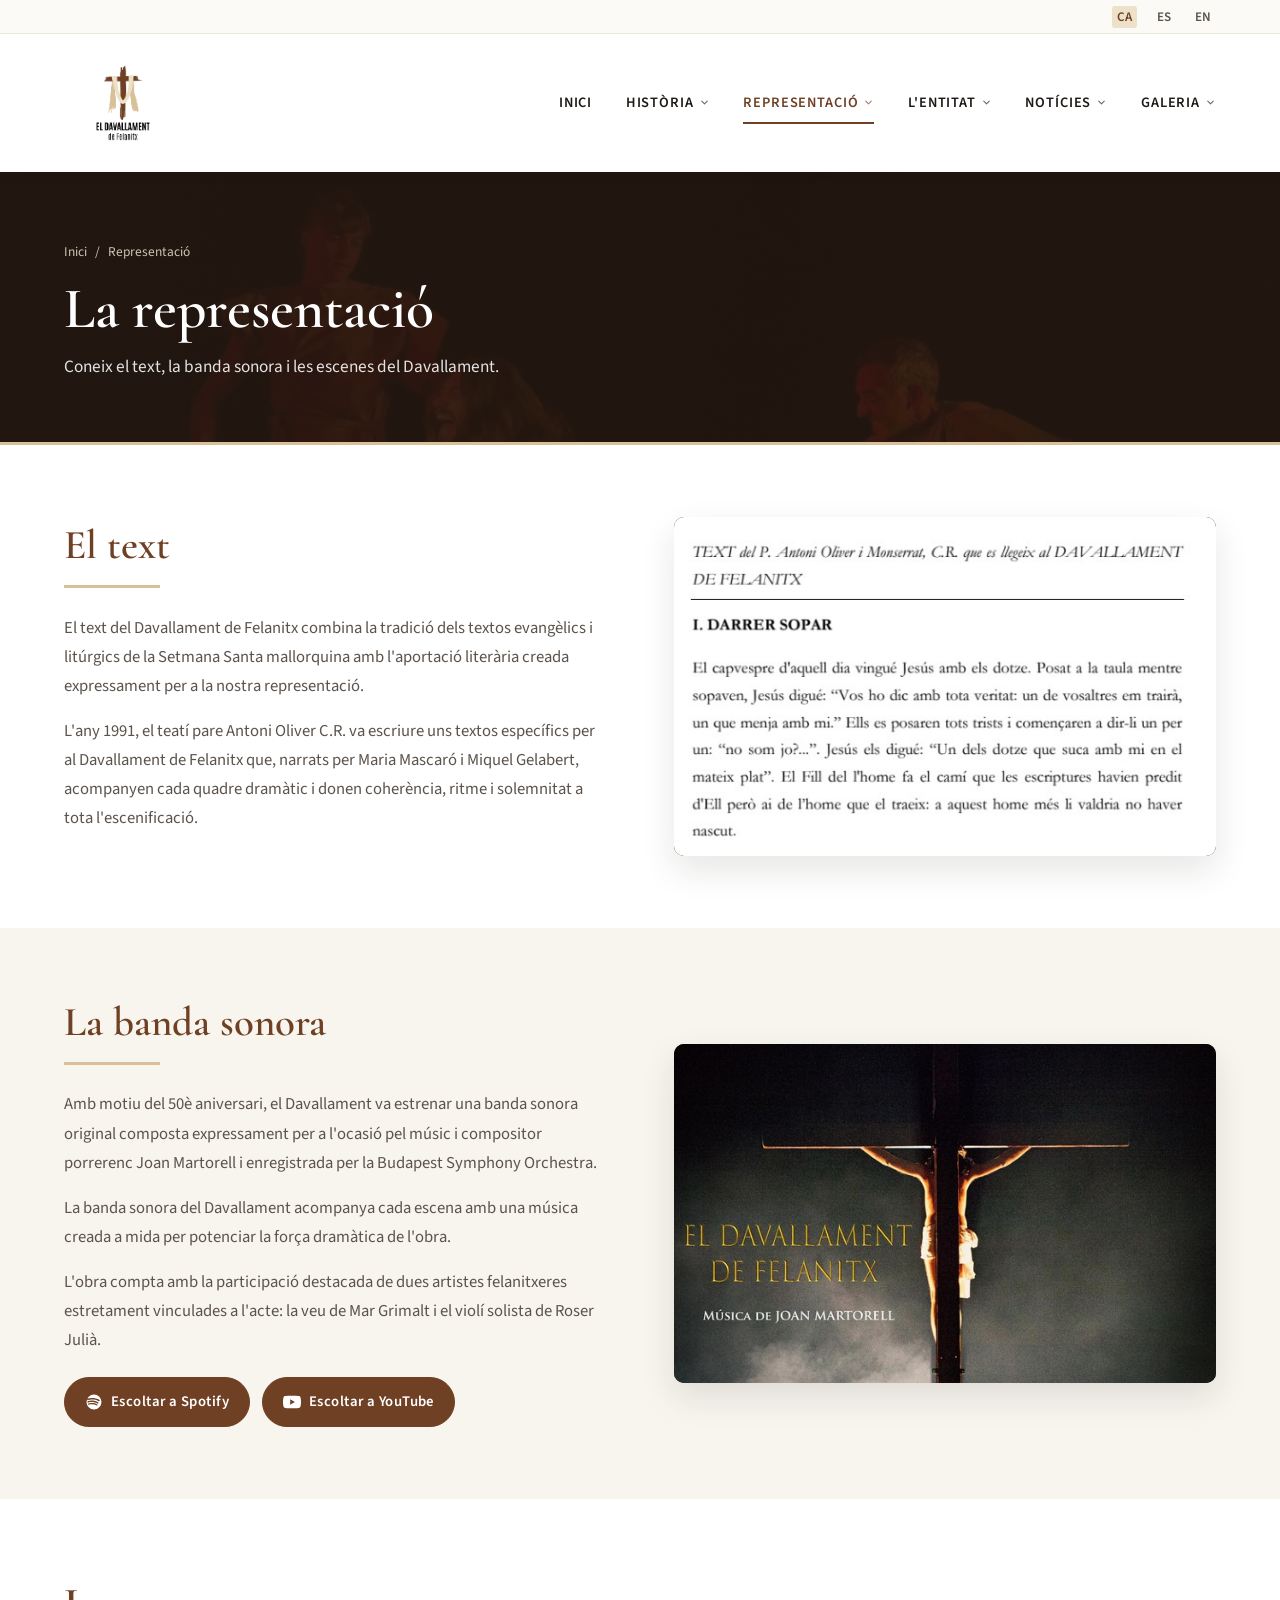
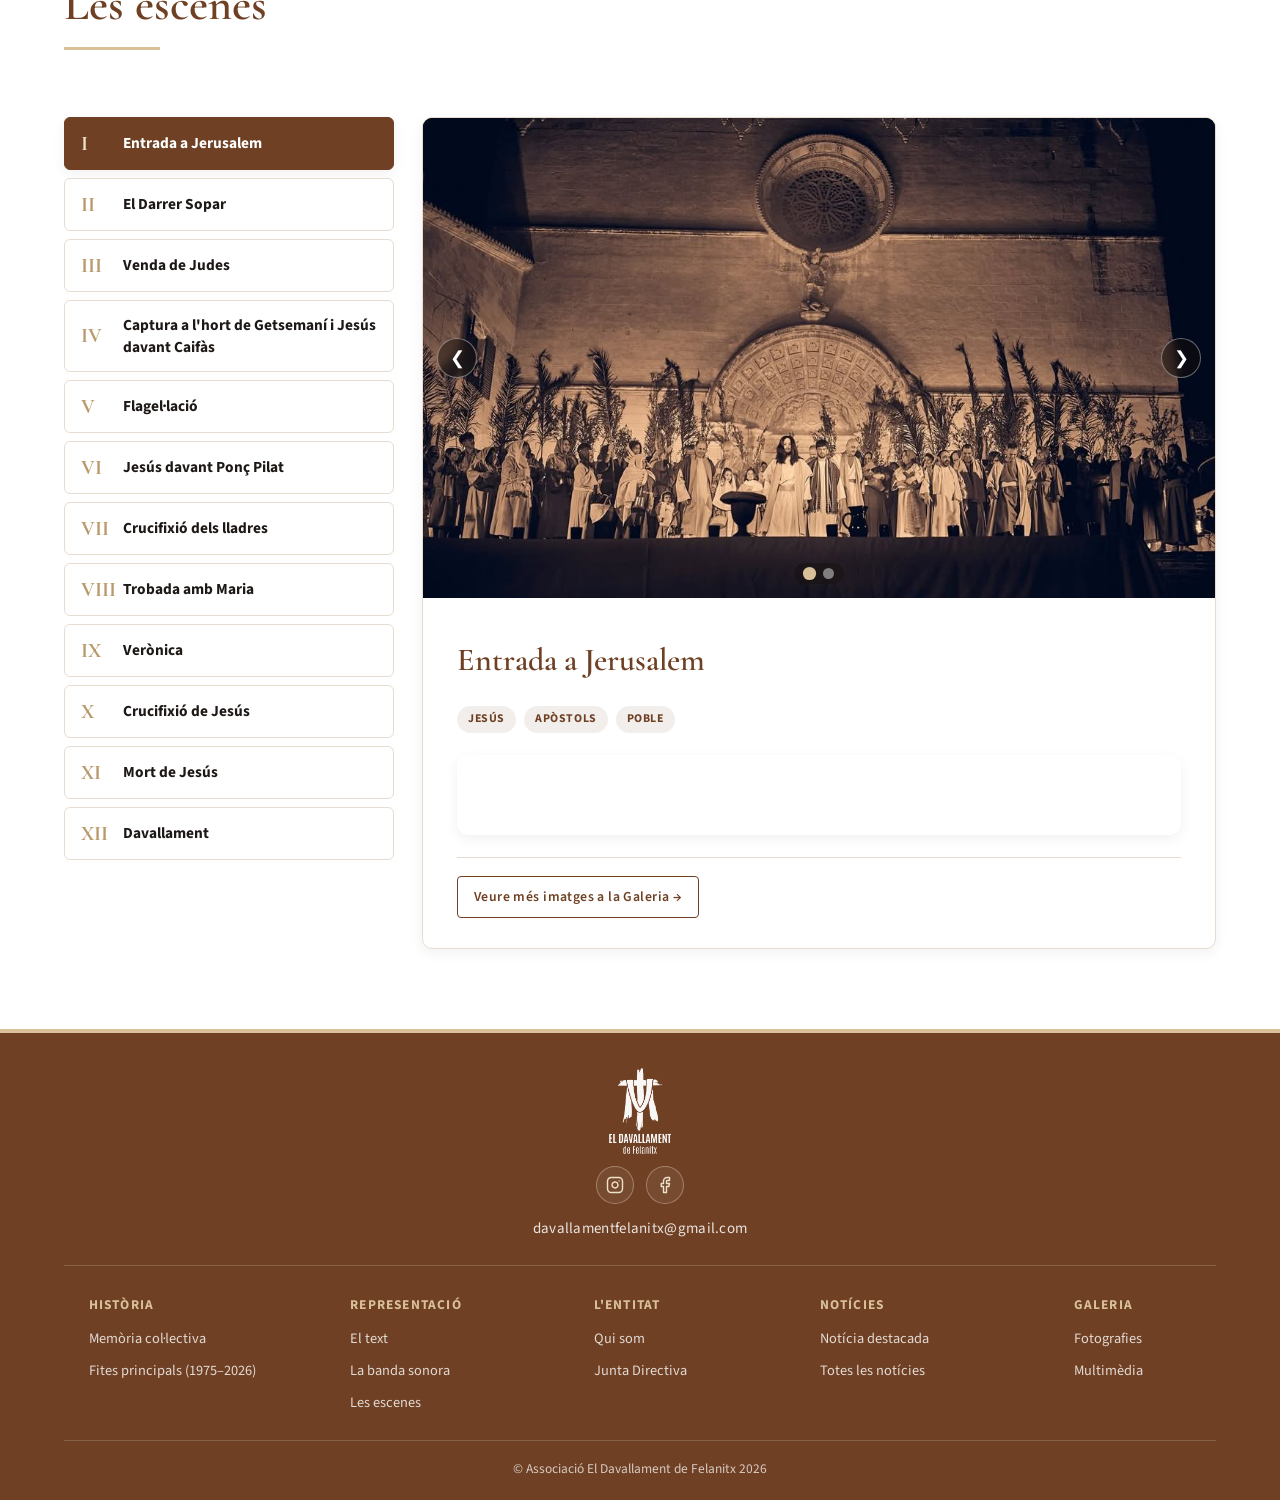
<file: representacio.html>
﻿<!DOCTYPE html>
<html lang="ca">
<head>
  <meta charset="UTF-8">
  <meta name="viewport" content="width=device-width, initial-scale=1.0">
  <meta name="robots" content="noindex, nofollow">
  <title>La Representació | El Davallament de Felanitx</title>
  <meta name="description" content="Guia escena per escena de la representació del Davallament de Felanitx: personatges, escenari de Sant Miquel, música i Processó de l'Enterrament.">
  <link rel="icon" type="image/png" href="img/logo/logo.png">
  <link rel="preconnect" href="https://fonts.googleapis.com">
  <link rel="preconnect" href="https://fonts.gstatic.com" crossorigin>
  <link href="https://fonts.googleapis.com/css2?family=Cormorant+Garamond:ital,wght@0,400;0,500;0,600;0,700;1,500&family=Source+Sans+3:wght@300;400;600;700&display=swap" rel="stylesheet">
  <link rel="stylesheet" href="css/style.css?v=55">
</head>
<body data-page="representacio">
  <div id="site-header-host"></div>

  <main id="main-content">
    <section class="page-banner">
      <div class="page-banner-bg" aria-hidden="true">
        <img src="img/representacio/representacio.jpg" alt="" style="object-position: center 30%">
      </div>
      <div class="container page-banner-inner">
        <nav class="breadcrumb" aria-label="Fil d'Ariadna">
          <a href="index.html" data-i18n="ui.breadcrumbHome">Inici</a>
          <span>/</span>
          <span data-i18n="nav.representacio">Representació</span>
        </nav>
        <h1 data-i18n="representacio.bannerTitle">La representació</h1>
        <p data-i18n="representacio.bannerSub">
          Coneix el text, la banda sonora i les escenes del Davallament.
        </p>
      </div>
    </section>

    <div id="representacio-seccions-top"></div>

    <section class="section section--cream" id="escenes">
      <div class="container">
        <div class="section-header">
          <div>
            <!--<span class="eyebrow" data-i18n="representacio.expEyebrow">Dramatúrgia de Divendres Sant</span>-->
            <h2 class="section-title" data-i18n="representacio.expTitle">Les escenes</h2>
            <div class="separator left"></div>
            <!--<p style="color:var(--text-muted);max-width:640px" data-i18n="representacio.expLead">
            </p>-->
          </div>
        </div>

        <div class="scene-explorer">
          <div class="scene-tab-list" id="scene-tabs" role="tablist" aria-label="Escenes de la representació"></div>
          <div class="scene-detail-panel" id="scene-panel" role="tabpanel" aria-live="polite"></div>
        </div>
      </div>
    </section>
  </main>

  <div id="site-footer-host"></div>

  <script defer src="js/data.js?v=55"></script>
  <script defer src="js/i18n.js?v=55"></script>
  <script defer src="js/yaml-loader.js?v=55"></script>
  <script defer src="js/main.js?v=55"></script>
</body>
</html>
</file>
<file: css/style.css>
/* ==========================================================================
   ASSOCIACIÓ EL DAVALLAMENT DE FELANITX — Identitat Visual Oficial
   Paleta oficial: Fusta de la creu (#6F4024), Llençol (#D9C099), Crema (#EDE2C9)
   Tipografia: Cormorant Garamond + Source Sans 3
   ========================================================================== */

:root {
  --primary: #6F4024;
  --primary-dark: #542f19;
  --primary-soft: rgba(111, 64, 36, 0.09);
  --secondary: #D9C099;
  --secondary-dark: #b9996b;
  --cream: #EDE2C9;
  --cream-soft: #F8F5EF;
  --surface: #FFFFFF;
  --text: #1E1916;
  --text-muted: #5C534C;
  --border: #E6DDD0;
  --border-strong: #CFC2AF;
  --shadow-sm: 0 4px 14px rgba(30, 25, 22, 0.06);
  --shadow-md: 0 14px 34px rgba(30, 25, 22, 0.11);
  --shadow-lg: 0 24px 56px rgba(20, 14, 10, 0.24);
  --radius-sm: 6px;
  --radius-md: 10px;
  --radius-lg: 14px;
  --font-serif: "Cormorant Garamond", Georgia, "Times New Roman", serif;
  --font-sans: "Source Sans 3", -apple-system, BlinkMacSystemFont, "Segoe UI", Roboto, sans-serif;
  --transition: 0.3s cubic-bezier(0.22, 1, 0.36, 1);
}

/* Reset & Base */
*, *::before, *::after {
  margin: 0;
  padding: 0;
  box-sizing: border-box;
}

html {
  scroll-behavior: smooth;
  font-size: 16px;
}

body {
  font-family: var(--font-sans);
  background: var(--surface);
  color: var(--text);
  line-height: 1.75;
  -webkit-font-smoothing: antialiased;
  overflow-x: clip;
}

body.modal-open {
  overflow: hidden;
}

a {
  color: inherit;
  text-decoration: none;
}

img {
  display: block;
  max-width: 100%;
  height: auto;
}

button, input, select, textarea {
  font-family: inherit;
  font-size: inherit;
}

:focus-visible {
  outline: 2px solid var(--primary);
  outline-offset: 3px;
}

.sr-only {
  position: absolute;
  width: 1px;
  height: 1px;
  padding: 0;
  margin: -1px;
  overflow: hidden;
  clip: rect(0, 0, 0, 0);
  white-space: nowrap;
  border: 0;
}

.skip-link {
  position: fixed;
  top: -100px;
  left: 16px;
  z-index: 9999;
  background: var(--primary);
  color: #fff;
  padding: 10px 18px;
  border-radius: var(--radius-sm);
  font-weight: 600;
}
.skip-link:focus {
  top: 16px;
}

.container {
  width: min(1200px, 90%);
  margin: 0 auto;
}

/* ==========================================================================
   HEADER (Fidel a l'estil blanc net amb logo oficial i shrink-on-scroll sense vibració)
   ========================================================================== */
#site-header-host {
  height: 172px; /* Reserva fija en flujo para evitar saltos de scroll al encoger el header */
}

.site-header {
  position: fixed;
  top: 0;
  left: 0;
  right: 0;
  z-index: 1000;
  background: #ffffff;
  box-shadow: 0 2px 12px rgba(30, 25, 22, 0.06);
  transition: box-shadow 0.3s ease;
  will-change: transform;
}

.site-header.scrolled {
  box-shadow: 0 6px 24px rgba(30, 25, 22, 0.12);
}

.top-bar {
  height: 34px;
  display: flex;
  justify-content: flex-end;
  align-items: center;
  padding: 0 5%;
  border-bottom: 1px solid #ece6dd;
  background: #fcfaf6;
  transition: height 0.3s ease;
}

.language-selector {
  display: flex;
  gap: 0.9rem;
  align-items: center;
}

.language-selector button {
  background: none;
  border: none;
  color: var(--text-muted);
  font-size: 0.82rem;
  font-weight: 600;
  cursor: pointer;
  padding: 2px 5px;
  border-radius: 3px;
  transition: color 0.2s, background-color 0.2s;
}

.language-selector button:hover {
  color: var(--primary);
}

.language-selector button.active {
  color: var(--primary);
  background: var(--cream);
}

.main-header {
  display: flex;
  align-items: center;
  justify-content: space-between;
  gap: 32px;
  padding: 10px 5%;
  transition: padding 0.3s ease;
}

.brand {
  flex-shrink: 0;
  display: flex;
  align-items: center;
}

.brand img {
  height: 118px;
  width: auto;
  transition: height 0.3s ease;
}

section[id],
div[id] {
  scroll-margin-top: 115px;
}

.main-nav {
  display: flex;
  flex-wrap: wrap;
  align-items: center;
  gap: 2.1rem;
  transition: gap 0.3s ease;
}

.nav-item {
  position: relative;
  display: flex;
  align-items: center;
}

.main-nav > a,
.nav-item > a {
  color: var(--text);
  text-transform: uppercase;
  font-size: 0.9rem;
  font-weight: 600;
  letter-spacing: 0.06em;
  position: relative;
  padding: 8px 0;
  display: inline-flex;
  align-items: center;
  gap: 5px;
  transition: color 0.25s ease, font-size 0.3s ease;
}

.nav-chevron {
  width: 11px;
  height: 11px;
  opacity: 0.65;
  transition: transform 0.22s ease, opacity 0.22s ease;
}

.nav-item:hover .nav-chevron,
.nav-item:focus-within .nav-chevron {
  transform: rotate(180deg);
  opacity: 1;
}

.main-nav > a::after,
.nav-item > a::after {
  content: "";
  position: absolute;
  left: 0;
  bottom: 0;
  width: 0;
  height: 2px;
  background: var(--primary);
  transition: width 0.3s ease;
}

.main-nav > a:hover,
.main-nav > a.active,
.nav-item > a:hover,
.nav-item > a.active {
  color: var(--primary);
}

.main-nav > a:hover::after,
.main-nav > a.active::after,
.nav-item > a:hover::after,
.nav-item > a.active::after {
  width: 100%;
}

/* Dropdown panel */
.nav-dropdown {
  position: absolute;
  top: 100%;
  left: 50%;
  transform: translateX(-50%) translateY(8px);
  min-width: 225px;
  padding-top: 10px; /* hover bridge so cursor never loses hover */
  opacity: 0;
  visibility: hidden;
  pointer-events: none;
  transition: opacity 0.22s ease, transform 0.22s ease, visibility 0.22s ease;
  z-index: 1050;
}

.nav-item:hover .nav-dropdown,
.nav-item:focus-within .nav-dropdown {
  opacity: 1;
  visibility: visible;
  pointer-events: auto;
  transform: translateX(-50%) translateY(0);
}

.nav-dropdown-inner {
  background: #ffffff;
  border: 1px solid var(--border);
  border-top: 2.5px solid var(--primary);
  border-radius: 0 0 var(--radius-sm) var(--radius-sm);
  box-shadow: var(--shadow-md);
  padding: 8px 0;
  display: flex;
  flex-direction: column;
}

.nav-dropdown-inner a {
  padding: 9px 18px;
  font-size: 0.9rem;
  font-weight: 500;
  text-transform: none;
  letter-spacing: 0.01em;
  color: var(--text);
  white-space: nowrap;
  transition: background-color 0.18s ease, color 0.18s ease, padding-left 0.18s ease;
}

.nav-dropdown-inner a:hover {
  background: var(--cream-soft);
  color: var(--primary);
  padding-left: 22px;
}

/* Scroll state (reducció suau quan es fa scroll) */
.site-header.scrolled .top-bar {
  height: 26px;
}

.site-header.scrolled .main-header {
  padding: 4px 5%;
}

.site-header.scrolled .brand img {
  height: 68px;
}

.site-header.scrolled .main-nav {
  gap: 1.55rem;
}

.site-header.scrolled .main-nav > a,
.site-header.scrolled .nav-item > a {
  font-size: 0.82rem;
}

/* Mobile Hamburger */
.menu-toggle {
  display: none;
  background: none;
  border: 1px solid var(--border);
  border-radius: var(--radius-sm);
  padding: 8px 10px;
  cursor: pointer;
}

.menu-toggle span {
  display: block;
  width: 24px;
  height: 2.5px;
  margin: 4px 0;
  background: var(--primary);
  transition: transform 0.25s ease, opacity 0.25s ease;
}

/* ==========================================================================
   HERO CAROUSEL (Inici amb fotografies reals del Davallament)
   ========================================================================== */
.hero {
  position: relative;
  height: clamp(460px, 68vh, 640px);
  overflow: hidden;
  background: #14100d;
}

.hero--cinema {
  height: clamp(540px, 78vh, 740px);
}

.slide {
  position: absolute;
  inset: 0;
  width: 100%;
  height: 100%;
  object-fit: cover;
  object-position: center 35%;
  opacity: 0;
  transform: scale(1.04);
  transition: opacity 1.15s ease, transform 7s ease-out;
}

.slide.active {
  opacity: 1;
  transform: scale(1);
}

.hero-actions {
  display: flex;
  flex-wrap: wrap;
  gap: 12px;
  margin-top: 14px;
  pointer-events: auto;
}

.btn--ghost-light {
  background: rgba(20, 14, 10, 0.42);
  color: #ffffff;
  border-color: rgba(237, 226, 201, 0.6);
  backdrop-filter: blur(6px);
}

.btn--ghost-light:hover {
  background: rgba(255, 255, 255, 0.16);
  border-color: var(--secondary);
  color: #ffffff;
}

.hero-overlay {
  position: absolute;
  inset: 0;
  background: linear-gradient(
    180deg,
    rgba(20, 14, 10, 0.22) 0%,
    rgba(20, 14, 10, 0.18) 45%,
    rgba(20, 14, 10, 0.78) 100%
  );
  z-index: 2;
}

.hero-caption-bar {
  position: absolute;
  left: 0;
  right: 0;
  bottom: 54px;
  z-index: 8;
  color: #fff;
  pointer-events: none;
}

.hero-caption-inner {
  width: min(1200px, 90%);
  margin: 0 auto;
  display: flex;
  flex-direction: column;
  gap: 6px;
}

.hero-kicker {
  font-size: 0.8rem;
  font-weight: 600;
  text-transform: uppercase;
  letter-spacing: 0.16em;
  color: var(--secondary);
}

.hero-slide-title {
  font-family: var(--font-serif);
  font-size: clamp(2rem, 4.2vw, 3.35rem);
  font-weight: 600;
  line-height: 1.08;
  color: #ffffff;
  text-shadow: 0 2px 18px rgba(0, 0, 0, 0.5);
}

.hero-slide-sub {
  font-size: 1.05rem;
  color: rgba(255, 255, 255, 0.9);
  max-width: 620px;
}

.carousel-btn {
  position: absolute;
  top: 50%;
  transform: translateY(-50%);
  width: 48px;
  height: 48px;
  border: 1px solid rgba(255, 255, 255, 0.35);
  border-radius: 50%;
  background: rgba(20, 14, 10, 0.36);
  backdrop-filter: blur(6px);
  color: #ffffff;
  font-size: 1.4rem;
  cursor: pointer;
  z-index: 10;
  display: grid;
  place-items: center;
  transition: background-color 0.25s, border-color 0.25s;
}

.carousel-btn:hover {
  background: var(--primary);
  border-color: var(--secondary);
}

.prev { left: 20px; }
.next { right: 20px; }

.carousel-dots {
  position: absolute;
  left: 50%;
  bottom: 20px;
  transform: translateX(-50%);
  display: flex;
  gap: 10px;
  z-index: 10;
}

.dot {
  width: 11px;
  height: 11px;
  border-radius: 50%;
  border: none;
  background: rgba(255, 255, 255, 0.45);
  cursor: pointer;
  transition: transform 0.25s, background-color 0.25s;
}

.dot:hover {
  background: rgba(255, 255, 255, 0.85);
}

.dot.active {
  background: var(--secondary);
  transform: scale(1.2);
}

/* ==========================================================================
   SUBPAGE BANNER (Capçaleres elegants per a subpàgines)
   ========================================================================== */
.page-banner {
  position: relative;
  background: #231811;
  color: #ffffff;
  padding: 68px 0 60px;
  overflow: hidden;
  border-bottom: 3px solid var(--secondary);
}

.page-banner-bg {
  position: absolute;
  inset: 0;
  opacity: 0.35;
}

.page-banner-bg img {
  width: 100%;
  height: 100%;
  object-fit: cover;
  object-position: center 35%;
}

.page-banner-bg::after {
  content: "";
  position: absolute;
  inset: 0;
  background: linear-gradient(95deg, rgba(35, 24, 17, 0.9) 0%, rgba(35, 24, 17, 0.65) 60%, rgba(35, 24, 17, 0.82) 100%);
}

.page-banner-inner {
  position: relative;
  z-index: 2;
}

.breadcrumb {
  display: flex;
  align-items: center;
  gap: 8px;
  font-size: 0.84rem;
  color: var(--cream);
  opacity: 0.85;
  margin-bottom: 14px;
}

.breadcrumb a:hover {
  color: var(--secondary);
  text-decoration: underline;
}

.page-banner h1 {
  font-family: var(--font-serif);
  font-size: clamp(2.4rem, 4.6vw, 3.6rem);
  font-weight: 600;
  color: #ffffff;
  line-height: 1.08;
  margin-bottom: 12px;
}

.page-banner p {
  font-size: 1.08rem;
  color: rgba(255, 255, 255, 0.88);
  max-width: 640px;
}

/* ==========================================================================
   SECTIONS, TYPOGRAPHY & SEPARATORS (Fidel al disseny original)
   ========================================================================== */
.section {
  padding: 5rem 0;
}

.section--cream {
  background: var(--cream-soft);
}

.section--compact {
  padding: 3.5rem 0;
}

h1, h2, h3, h4 {
  font-family: var(--font-serif);
  color: var(--primary);
  font-weight: 600;
}

.section-title {
  font-size: clamp(2.1rem, 3.6vw, 3rem);
  line-height: 1.12;
}

.eyebrow {
  display: inline-block;
  font-size: 0.94rem;
  font-weight: 700;
  text-transform: uppercase;
  letter-spacing: 0.14em;
  color: var(--secondary-dark);
  margin-bottom: 10px;
}

.separator {
  width: 96px;
  height: 3px;
  background: var(--secondary);
  margin: 1rem auto 1.8rem;
}

.separator.left {
  margin: 1rem 0 1.6rem;
}

.intro {
  text-align: center;
}

.intro .section-title {
  font-size: clamp(2.6rem, 4.4vw, 3.45rem);
}

.intro p {
  max-width: 780px;
  margin: 0 auto;
  font-size: 1.12rem;
  color: var(--text-muted);
}

.section-header {
  display: flex;
  flex-wrap: wrap;
  align-items: flex-end;
  justify-content: space-between;
  gap: 20px;
  margin-bottom: 2.6rem;
}

.section-header--center {
  flex-direction: column;
  align-items: center;
  text-align: center;
}

/* Metrics Bar */
.metrics-bar {
  background: var(--cream-soft);
  border-top: 1px solid var(--border);
  border-bottom: 1px solid var(--border);
}

.metrics-grid {
  display: grid;
  grid-template-columns: repeat(3, 1fr);
}

.metric-item {
  padding: 28px 24px;
  text-align: center;
  border-right: 1px solid var(--border);
}

.metric-item:last-child {
  border-right: none;
}

.metric-value {
  display: block;
  font-family: var(--font-serif);
  font-size: 1.95rem;
  font-weight: 700;
  color: var(--primary);
  line-height: 1.15;
  margin-bottom: 6px;
}

.metric-label {
  display: block;
  font-size: 1.05rem;
  font-weight: 400;
  line-height: 1.4;
  color: var(--text-muted);
}

/* Feature Alternating Split Blocks (directament inspirats en el seu CSS original) */
.feature-band {
  padding: 4.5rem 0;
}

.feature-band--cream {
  background: var(--cream-soft);
}

.feature {
  width: min(1200px, 90%);
  margin: 0 auto;
  display: grid;
  grid-template-columns: 1fr 1fr;
  gap: 4.2rem;
  align-items: center;
}

.feature .image {
  border-radius: var(--radius-md);
  overflow: hidden;
  box-shadow: var(--shadow-md);
  aspect-ratio: 16 / 10;
  background: #1c1612;
}

.feature .image img {
  width: 100%;
  height: 100%;
  object-fit: cover;
  transition: transform 0.6s ease;
}

.feature .image:hover img {
  transform: scale(1.03);
}

.feature .text h2 {
  font-size: clamp(2rem, 3.2vw, 2.75rem);
  line-height: 1.12;
}

.feature .text p {
  color: var(--text-muted);
  font-size: 1.04rem;
  margin-bottom: 1rem;
}

.feature.reverse .image {
  order: 2;
}

.feature.reverse .text {
  order: 1;
}

/* Buttons */
.button,
.btn {
  display: inline-flex;
  align-items: center;
  justify-content: center;
  gap: 8px;
  padding: 12px 26px;
  background: var(--primary);
  color: #ffffff;
  border: 1px solid var(--primary);
  border-radius: 4px;
  font-size: 0.94rem;
  font-weight: 600;
  letter-spacing: 0.03em;
  cursor: pointer;
  transition: background-color 0.25s, color 0.25s, border-color 0.25s, transform 0.25s;
}

.button:hover,
.btn:hover {
  background: var(--primary-dark);
  border-color: var(--primary-dark);
  transform: translateY(-1px);
}

.btn--outline {
  background: transparent;
  color: var(--primary);
  border-color: var(--primary);
}

.btn--outline:hover {
  background: var(--primary);
  color: #ffffff;
}

.btn--sand {
  background: var(--secondary);
  color: #231811;
  border-color: var(--secondary);
}

.btn--sand:hover {
  background: var(--cream);
  border-color: var(--cream);
}

.btn--sm {
  padding: 8px 16px;
  font-size: 0.86rem;
}

.link-arrow {
  display: inline-flex;
  align-items: center;
  gap: 6px;
  color: var(--primary);
  font-weight: 600;
  font-size: 0.95rem;
  transition: gap 0.25s;
}

.link-arrow:hover {
  gap: 10px;
  text-decoration: underline;
}

/* ==========================================================================
   CARDS, BADGES & GRIDS (Notícies, Protagonistes, Informació)
   ========================================================================== */
.cards-grid {
  display: grid;
  grid-template-columns: repeat(3, 1fr);
  gap: 26px;
}

.cards-grid--2 {
  grid-template-columns: repeat(2, 1fr);
}

.card {
  background: var(--surface);
  border: 1px solid var(--border);
  border-radius: var(--radius-md);
  overflow: hidden;
  display: flex;
  flex-direction: column;
  box-shadow: var(--shadow-sm);
  transition: transform var(--transition), box-shadow var(--transition), border-color var(--transition);
}

.card:hover {
  transform: translateY(-4px);
  box-shadow: var(--shadow-md);
  border-color: var(--secondary);
}

.card-media {
  position: relative;
  aspect-ratio: 16 / 10;
  overflow: hidden;
  background: #1b1511;
}

.card-media img {
  width: 100%;
  height: 100%;
  object-fit: cover;
  transition: transform 0.55s ease;
}

.card:hover .card-media img {
  transform: scale(1.04);
}

.badge {
  display: inline-flex;
  align-items: center;
  padding: 3px 11px;
  border-radius: 999px;
  font-size: 0.74rem;
  font-weight: 700;
  letter-spacing: 0.05em;
  text-transform: uppercase;
}

.badge--primary {
  background: var(--primary-soft);
  color: var(--primary);
}

.badge--sand {
  background: var(--cream);
  color: var(--primary-dark);
}

.badge--overlay {
  position: absolute;
  top: 12px;
  left: 12px;
  background: rgba(35, 24, 17, 0.82);
  color: var(--cream);
  backdrop-filter: blur(4px);
}

.card-body {
  padding: 22px 24px 24px;
  display: flex;
  flex-direction: column;
  flex: 1;
}

.card-meta {
  display: flex;
  flex-wrap: wrap;
  align-items: center;
  gap: 8px;
  font-size: 0.82rem;
  color: var(--text-muted);
  margin-bottom: 8px;
}

.card-title {
  font-family: var(--font-serif);
  font-size: 1.52rem;
  line-height: 1.2;
  color: var(--primary);
  margin-bottom: 10px;
}

.card-excerpt {
  font-size: 0.95rem;
  color: var(--text-muted);
  margin-bottom: 18px;
  flex: 1;
}

.card-footer {
  display: flex;
  align-items: center;
  justify-content: space-between;
  padding-top: 14px;
  border-top: 1px solid var(--border);
}

.card-action-btn {
  background: none;
  border: none;
  color: var(--primary);
  font-weight: 600;
  font-size: 0.92rem;
  cursor: pointer;
  padding: 0;
}

.card-action-btn:hover {
  text-decoration: underline;
}

.card--clickable {
  cursor: pointer;
}

.card--clickable:hover .card-action-btn {
  text-decoration: underline;
}

/* Featured News Block */
.featured-news {
  display: grid;
  grid-template-columns: 1.15fr 1fr;
  background: var(--surface);
  border: 1px solid var(--border);
  border-radius: var(--radius-md);
  overflow: hidden;
  box-shadow: var(--shadow-md);
  margin-bottom: 2.5rem;
  transition: transform var(--transition), box-shadow var(--transition), border-color var(--transition);
}

.featured-news--clickable {
  cursor: pointer;
}

.featured-news--clickable:hover {
  transform: translateY(-3px);
  box-shadow: var(--shadow-lg);
  border-color: var(--secondary);
}

.featured-news-media {
  min-height: 340px;
  overflow: hidden;
}

.featured-news-media img {
  width: 100%;
  height: 100%;
  object-fit: cover;
  transition: transform 0.55s ease;
}

.featured-news--clickable:hover .featured-news-media img {
  transform: scale(1.03);
}

.featured-news-body {
  padding: 36px 40px;
  display: flex;
  flex-direction: column;
  justify-content: center;
}

.featured-news-body h2 {
  font-size: clamp(1.8rem, 2.8vw, 2.35rem);
  line-height: 1.15;
  margin: 10px 0 14px;
}

/* Info / Highlight Cards */
.info-card {
  background: var(--surface);
  border: 1px solid var(--border);
  border-top: 3px solid var(--secondary);
  border-radius: var(--radius-md);
  padding: 28px;
  box-shadow: var(--shadow-sm);
}

.info-card h3 {
  font-size: 1.48rem;
  margin-bottom: 8px;
}

.info-card p {
  font-size: 0.96rem;
  color: var(--text-muted);
}

.quote-box {
  background: var(--cream-soft);
  border-left: 4px solid var(--primary);
  padding: 22px 26px;
  margin: 24px 0;
  border-radius: 0 var(--radius-sm) var(--radius-sm) 0;
}

.quote-box p {
  font-family: var(--font-serif);
  font-size: 1.38rem;
  font-style: italic;
  color: var(--primary-dark);
  line-height: 1.45;
  margin-bottom: 6px;
}

.quote-box cite {
  font-style: normal;
  font-size: 0.84rem;
  font-weight: 600;
  color: var(--text-muted);
}

/* ==========================================================================
   TOOLBAR & FILTERS (Notícies, Arxiu de Premsa, Galeria)
   ========================================================================== */
.toolbar {
  display: flex;
  flex-wrap: wrap;
  align-items: center;
  justify-content: space-between;
  gap: 14px;
  padding: 18px 22px;
  background: var(--cream-soft);
  border: 1px solid var(--border);
  border-radius: var(--radius-md);
  margin-bottom: 24px;
}

.filter-pills {
  display: flex;
  flex-wrap: wrap;
  gap: 8px;
}

.pill-btn {
  padding: 7px 15px;
  border-radius: 999px;
  border: 1px solid var(--border-strong);
  background: #ffffff;
  color: var(--text-muted);
  font-size: 0.86rem;
  font-weight: 600;
  cursor: pointer;
  transition: all 0.2s;
}

.pill-btn:hover {
  border-color: var(--primary);
  color: var(--primary);
}

.pill-btn.active {
  background: var(--primary);
  border-color: var(--primary);
  color: #ffffff;
}

.search-field {
  position: relative;
  min-width: 240px;
  flex: 1;
  max-width: 340px;
}

.search-field input {
  width: 100%;
  padding: 9px 14px 9px 36px;
  border: 1px solid var(--border-strong);
  border-radius: var(--radius-sm);
  background: #ffffff;
  color: var(--text);
}

.search-field svg {
  position: absolute;
  left: 11px;
  top: 50%;
  transform: translateY(-50%);
  color: var(--text-muted);
  pointer-events: none;
}

.select-field {
  padding: 9px 14px;
  border: 1px solid var(--border-strong);
  border-radius: var(--radius-sm);
  background: #ffffff;
  color: var(--text);
  font-weight: 500;
  cursor: pointer;
}

.select-field--pill {
  appearance: none;
  -webkit-appearance: none;
  padding: 7px 34px 7px 15px;
  border-radius: 999px;
  border: 1px solid var(--border-strong);
  background-color: #ffffff;
  background-image: url("data:image/svg+xml,%3Csvg xmlns='http://www.w3.org/2000/svg' width='12' height='12' viewBox='0 0 24 24' fill='none' stroke='%236F4024' stroke-width='2.4' stroke-linecap='round' stroke-linejoin='round'%3E%3Cpolyline points='6 9 12 15 18 9'%3E%3C/polyline%3E%3C/svg%3E");
  background-repeat: no-repeat;
  background-position: right 13px center;
  background-size: 12px 12px;
  color: var(--text-muted);
  font-family: var(--font-sans);
  font-size: 0.86rem;
  font-weight: 600;
  line-height: 1.4;
  transition: all 0.2s;
}

.select-field--pill:hover,
.select-field--pill:focus {
  border-color: var(--primary);
  color: var(--primary);
  outline: none;
}

.select-field--pill.active {
  background-color: var(--primary);
  border-color: var(--primary);
  color: #ffffff;
  background-image: url("data:image/svg+xml,%3Csvg xmlns='http://www.w3.org/2000/svg' width='12' height='12' viewBox='0 0 24 24' fill='none' stroke='%23ffffff' stroke-width='2.4' stroke-linecap='round' stroke-linejoin='round'%3E%3Cpolyline points='6 9 12 15 18 9'%3E%3C/polyline%3E%3C/svg%3E");
}

.select-field--pill option {
  background: #ffffff;
  color: var(--text);
  font-weight: 500;
}

.view-toggle {
  display: inline-flex;
  border: 1px solid var(--border-strong);
  border-radius: var(--radius-sm);
  overflow: hidden;
  background: #ffffff;
}

.view-toggle button {
  padding: 8px 14px;
  border: none;
  background: transparent;
  color: var(--text-muted);
  font-size: 0.86rem;
  font-weight: 600;
  cursor: pointer;
}

.view-toggle button.active {
  background: var(--primary);
  color: #ffffff;
}

.results-bar {
  display: flex;
  flex-wrap: wrap;
  justify-content: space-between;
  align-items: center;
  gap: 12px;
  margin-bottom: 20px;
  font-size: 0.9rem;
  color: var(--text-muted);
}

.pagination {
  display: flex;
  flex-wrap: wrap;
  align-items: center;
  justify-content: center;
  gap: 8px;
  margin-top: 2.6rem;
}

.pagination:empty {
  display: none;
}

.page-btn {
  min-width: 40px;
  height: 40px;
  padding: 0 14px;
  border-radius: var(--radius-sm);
  border: 1px solid var(--border-strong);
  background: #ffffff;
  color: var(--text);
  font-size: 0.92rem;
  font-weight: 600;
  cursor: pointer;
  display: inline-flex;
  align-items: center;
  justify-content: center;
  transition: background-color 0.2s, border-color 0.2s, color 0.2s;
}

.page-btn:hover:not(:disabled) {
  border-color: var(--primary);
  color: var(--primary);
  background: var(--cream-soft);
}

.page-btn.active {
  background: var(--primary);
  border-color: var(--primary);
  color: #ffffff;
}

.page-btn:disabled {
  opacity: 0.42;
  cursor: not-allowed;
}

/* ==========================================================================
   L'ENTITAT — Junta Directiva i Convocatòries a reunions
   ========================================================================== */
.meetings-list {
  display: flex;
  flex-direction: column;
  gap: 22px;
}

.meeting-card {
  background: #ffffff;
  border: 1px solid var(--border);
  border-left: 4px solid var(--primary);
  border-radius: var(--radius-md);
  padding: 28px 32px;
  box-shadow: var(--shadow-sm);
  transition: transform 0.25s, box-shadow 0.25s;
}

.meeting-card:hover {
  transform: translateY(-2px);
  box-shadow: var(--shadow-md);
}

.meeting-card--past {
  border-left-color: var(--secondary);
  background: #fcfaf6;
}

.meeting-top {
  display: flex;
  flex-wrap: wrap;
  align-items: center;
  justify-content: space-between;
  gap: 12px;
  margin-bottom: 12px;
}

.meeting-card h3 {
  font-size: 1.65rem;
  line-height: 1.2;
  margin-bottom: 10px;
}

.meeting-meta-grid {
  display: grid;
  grid-template-columns: repeat(3, 1fr);
  gap: 14px;
  padding: 14px 18px;
  background: var(--cream-soft);
  border: 1px solid var(--border);
  border-radius: var(--radius-sm);
  margin: 16px 0;
  font-size: 0.92rem;
}

.meeting-meta-grid strong {
  display: block;
  font-size: 0.76rem;
  text-transform: uppercase;
  letter-spacing: 0.08em;
  color: var(--primary);
  margin-bottom: 2px;
}

.meeting-agenda {
  margin-top: 14px;
  padding-top: 14px;
  border-top: 1px solid var(--border);
}

.meeting-agenda h4 {
  font-family: var(--font-sans);
  font-size: 0.84rem;
  text-transform: uppercase;
  letter-spacing: 0.08em;
  color: var(--primary);
  margin-bottom: 8px;
}

.meeting-agenda ul {
  padding-left: 20px;
  color: var(--text-muted);
  font-size: 0.95rem;
}

.meeting-agenda li {
  margin-bottom: 5px;
}

.badge--upcoming {
  background: #e6f4ea;
  color: #1e5c31;
}

.badge--past {
  background: var(--cream);
  color: var(--text-muted);
}

.board-role {
  display: inline-block;
  font-size: 0.78rem;
  font-weight: 700;
  text-transform: uppercase;
  letter-spacing: 0.1em;
  color: var(--secondary-dark);
  margin-bottom: 6px;
}

/* ==========================================================================
   TIMELINE & SCENE EXPLORER (Història & Representació)
   ========================================================================== */
.timeline {
  position: relative;
  max-width: 920px;
  margin: 0;
  padding-left: 34px;
}

.timeline::before {
  content: "";
  position: absolute;
  left: 10px;
  top: 8px;
  bottom: 8px;
  width: 2px;
  background: var(--secondary);
}

.timeline-item {
  position: relative;
  padding: 26px 30px;
  background: #ffffff;
  border: 1px solid var(--border);
  border-left: 4px solid var(--secondary);
  border-radius: var(--radius-md);
  margin-bottom: 24px;
  box-shadow: var(--shadow-sm);
  transition: transform 0.25s ease, box-shadow 0.25s ease, border-left-color 0.25s ease;
}

.timeline-item:hover {
  transform: translateY(-2px);
  box-shadow: var(--shadow-md);
  border-left-color: var(--primary);
}

.timeline-item::before {
  content: "";
  position: absolute;
  left: -34px;
  top: 32px;
  width: 14px;
  height: 14px;
  border-radius: 50%;
  background: var(--primary);
  border: 3px solid #ffffff;
  box-shadow: 0 0 0 2px var(--secondary);
}

.timeline-year {
  display: inline-flex;
  align-items: center;
  font-family: var(--font-sans);
  font-size: 1.15rem;
  font-weight: 700;
  line-height: 1.2;
  letter-spacing: 0.08em;
  text-transform: uppercase;
  background: var(--primary);
  color: var(--cream);
  padding: 5px 14px;
  border-radius: 4px;
  margin-bottom: 12px;
  box-shadow: 0 2px 6px rgba(111, 64, 36, 0.16);
}

.timeline-item h3 {
  font-size: 1.62rem;
  line-height: 1.22;
  margin-bottom: 8px;
}

.timeline-item p {
  color: var(--text-muted);
  font-size: 0.98rem;
}

.scene-explorer {
  display: grid;
  grid-template-columns: 330px 1fr;
  gap: 28px;
  align-items: start;
}

.scene-tab-list {
  display: flex;
  flex-direction: column;
  gap: 8px;
}

.scene-tab-btn {
  text-align: left;
  padding: 13px 16px;
  border-radius: var(--radius-sm);
  background: #ffffff;
  border: 1px solid var(--border);
  cursor: pointer;
  display: flex;
  align-items: center;
  gap: 14px;
  transition: all 0.2s;
  color: var(--text);
}

.scene-tab-btn:hover {
  border-color: var(--primary);
}

.scene-tab-btn.active {
  background: var(--primary);
  color: #ffffff;
  border-color: var(--primary);
  box-shadow: var(--shadow-sm);
}

.scene-tab-num {
  font-family: var(--font-serif);
  font-size: 1.3rem;
  font-weight: 700;
  color: var(--secondary-dark);
  width: 28px;
  flex-shrink: 0;
}

.scene-tab-btn.active .scene-tab-num {
  color: var(--cream);
}

.scene-detail-panel {
  background: #ffffff;
  border: 1px solid var(--border);
  border-radius: var(--radius-md);
  overflow: hidden;
  box-shadow: var(--shadow-sm);
}

.scene-carousel {
  position: relative;
  width: 100%;
  aspect-ratio: 3 / 2;
  max-height: 480px;
  overflow: hidden;
  background: #14100d;
}

.scene-carousel-slide {
  position: absolute;
  inset: 0;
  width: 100%;
  height: 100%;
  object-fit: cover;
  object-position: center 30%;
  opacity: 0;
  pointer-events: none;
  transition: opacity 0.45s ease;
}

.scene-carousel-slide.active {
  opacity: 1;
  pointer-events: auto;
}

.scene-carousel-btn {
  position: absolute;
  top: 50%;
  transform: translateY(-50%);
  width: 40px;
  height: 40px;
  border-radius: 50%;
  border: 1px solid rgba(255, 255, 255, 0.38);
  background: rgba(20, 14, 10, 0.48);
  backdrop-filter: blur(6px);
  color: #ffffff;
  font-size: 1.15rem;
  cursor: pointer;
  z-index: 6;
  display: grid;
  place-items: center;
  transition: background-color 0.2s, border-color 0.2s;
}

.scene-carousel-btn:hover {
  background: var(--primary);
  border-color: var(--secondary);
}

.scene-carousel-btn.prev { left: 14px; }
.scene-carousel-btn.next { right: 14px; }

.scene-carousel-dots {
  position: absolute;
  left: 50%;
  bottom: 14px;
  transform: translateX(-50%);
  display: flex;
  gap: 8px;
  z-index: 6;
  padding: 5px 10px;
  border-radius: 999px;
  background: rgba(20, 14, 10, 0.36);
  backdrop-filter: blur(4px);
}

.scene-footer {
  margin-top: 22px;
  padding-top: 18px;
  border-top: 1px solid var(--border);
  display: flex;
  flex-wrap: wrap;
  gap: 12px;
}

.scene-detail-body {
  padding: 30px 34px;
}

.scene-detail-body h3 {
  font-size: 2rem;
  margin: 4px 0 12px;
}

.tags-row {
  display: flex;
  flex-wrap: wrap;
  gap: 8px;
  margin-top: 18px;
}

.audio-embed {
  margin-top: 22px;
  border-radius: 12px;
  overflow: hidden;
  box-shadow: var(--shadow-sm);
}

.audio-embed--spotify iframe {
  display: block;
  border-radius: 12px;
}

.audio-embed--youtube {
  position: relative;
  width: 100%;
  aspect-ratio: 16 / 9;
  background: #14100d;
}

.audio-embed--youtube.audio-embed--compact {
  max-width: 440px;
}

.audio-embed--youtube iframe {
  position: absolute;
  inset: 0;
  width: 100%;
  height: 100%;
  border: 0;
}

.audio-embed--native {
  padding: 14px 18px;
  background: var(--cream-soft);
  border: 1px solid var(--border);
}

.audio-embed--native audio {
  width: 100%;
  display: block;
}

.media-link-buttons {
  display: flex;
  flex-wrap: wrap;
  gap: 12px;
  margin-top: 22px;
}

.btn--media {
  padding: 11px 20px;
  border-radius: 999px;
  font-size: 0.92rem;
}

.btn--share {
  display: inline-flex;
  align-items: center;
  gap: 8px;
  padding: 8px 18px;
  border-radius: 999px;
}

.btn--spotify {
  background: var(--primary);
  border-color: var(--primary);
  color: #ffffff;
}

.btn--spotify:hover {
  background: #1a7a3e;
  border-color: #1a7a3e;
  color: #ffffff;
}

.btn--youtube {
  background: var(--primary);
  border-color: var(--primary);
  color: #ffffff;
}

.btn--youtube:hover {
  background: #b91c1c;
  border-color: #b91c1c;
  color: #ffffff;
}

/* ==========================================================================
   GALLERY & LIGHTBOX (Fotografies reals)
   ========================================================================== */
.gallery-filters {
  display: flex;
  flex-wrap: wrap;
  align-items: center;
  gap: 12px;
}

.custom-select {
  position: relative;
}

.custom-select-btn {
  display: inline-flex;
  align-items: center;
  justify-content: space-between;
  gap: 14px;
  min-width: 190px;
  padding: 9px 16px;
  border-radius: 999px;
  border: 1px solid var(--border-strong);
  background: #ffffff;
  color: var(--text);
  font-family: var(--font-sans);
  font-size: 0.88rem;
  font-weight: 600;
  line-height: 1.3;
  cursor: pointer;
  box-shadow: 0 1px 3px rgba(42, 31, 24, 0.04);
  transition: border-color 0.2s, background-color 0.2s, color 0.2s, box-shadow 0.2s;
}

.custom-select-btn:hover,
.custom-select.open .custom-select-btn {
  border-color: var(--primary);
  color: var(--primary);
  box-shadow: 0 3px 10px rgba(111, 64, 36, 0.1);
}

.custom-select-btn.active {
  background: var(--primary);
  border-color: var(--primary);
  color: #ffffff;
}

.custom-select-btn.active:hover,
.custom-select.open .custom-select-btn.active {
  background: var(--primary-dark);
  border-color: var(--primary-dark);
  color: #ffffff;
}

.custom-select-chevron {
  flex-shrink: 0;
  transition: transform 0.2s ease;
}

.custom-select.open .custom-select-chevron {
  transform: rotate(180deg);
}

.custom-select-menu {
  position: absolute;
  top: calc(100% + 8px);
  left: 0;
  min-width: 100%;
  width: max-content;
  max-width: min(320px, 86vw);
  max-height: 320px;
  overflow-y: auto;
  background: #ffffff;
  border: 1px solid var(--border-strong);
  border-radius: var(--radius-md);
  box-shadow: var(--shadow-lg);
  padding: 6px;
  z-index: 80;
  opacity: 0;
  visibility: hidden;
  transform: translateY(-6px);
  transition: opacity 0.18s ease, transform 0.18s ease, visibility 0.18s ease;
}

.custom-select.open .custom-select-menu {
  opacity: 1;
  visibility: visible;
  transform: translateY(0);
}

.custom-select-option {
  width: 100%;
  text-align: left;
  background: transparent;
  border: none;
  border-radius: 8px;
  padding: 9px 12px;
  font-family: var(--font-sans);
  font-size: 0.9rem;
  font-weight: 500;
  color: var(--text);
  cursor: pointer;
  display: flex;
  align-items: center;
  justify-content: space-between;
  gap: 14px;
  transition: background-color 0.15s, color 0.15s;
}

.custom-select-option:hover {
  background: var(--cream-soft);
  color: var(--primary);
}

.custom-select-option.selected {
  background: var(--cream);
  color: var(--primary);
  font-weight: 700;
}

.custom-select-check {
  font-size: 0.82rem;
  color: var(--primary);
}

.gallery-grid {
  display: grid;
  grid-template-columns: repeat(3, 1fr);
  gap: 20px;
}

.gallery-card {
  background: #ffffff;
  border: 1px solid var(--border);
  border-radius: var(--radius-md);
  overflow: hidden;
  box-shadow: var(--shadow-sm);
  cursor: pointer;
  padding: 0;
  text-align: left;
  display: flex;
  flex-direction: column;
  transition: transform var(--transition), box-shadow var(--transition), border-color var(--transition);
}

.gallery-card:hover {
  transform: translateY(-4px);
  box-shadow: var(--shadow-md);
  border-color: var(--secondary);
}

.gallery-thumb {
  position: relative;
  aspect-ratio: 16 / 10;
  width: 100%;
  overflow: hidden;
  background: #14100d;
}

.gallery-thumb img {
  width: 100%;
  height: 100%;
  object-fit: cover;
  transition: transform 0.6s ease;
}

.gallery-card:hover .gallery-thumb img {
  transform: scale(1.04);
}

.gallery-zoom-pill {
  position: absolute;
  right: 14px;
  bottom: 14px;
  background: rgba(35, 24, 17, 0.8);
  color: #ffffff;
  font-size: 0.78rem;
  font-weight: 600;
  padding: 5px 12px;
  border-radius: 999px;
  backdrop-filter: blur(4px);
}

.gallery-info {
  padding: 13px 16px 14px;
}

.gallery-meta-line {
  display: flex;
  flex-wrap: wrap;
  align-items: center;
  gap: 7px;
  font-family: var(--font-sans);
  font-size: 0.78rem;
  font-weight: 700;
  text-transform: uppercase;
  letter-spacing: 0.09em;
  color: var(--primary);
  line-height: 1.3;
}

.gallery-meta-sep {
  color: var(--secondary-dark);
}

.gallery-info h3 {
  font-size: 1.18rem;
  margin: 6px 0 2px;
}

.gallery-info p {
  font-size: 0.88rem;
  color: var(--text-muted);
  margin-top: 4px;
}

/* ==========================================================================
   VISUAL HOMEPAGE SHOWCASE (Portals, Mosaic, Video Banner, Icon Cards)
   ========================================================================== */
.visual-portals {
  display: grid;
  grid-template-columns: repeat(3, 1fr);
  gap: 24px;
}

.visual-portal {
  position: relative;
  display: block;
  min-height: 410px;
  border-radius: var(--radius-md);
  overflow: hidden;
  background: #1a130e;
  box-shadow: var(--shadow-md);
  border: 1px solid rgba(217, 192, 153, 0.25);
  transition: transform var(--transition), box-shadow var(--transition), border-color var(--transition);
}

.visual-portal:hover {
  transform: translateY(-5px);
  box-shadow: var(--shadow-lg);
  border-color: var(--secondary);
}

.visual-portal img {
  position: absolute;
  inset: 0;
  width: 100%;
  height: 100%;
  object-fit: cover;
  object-position: center 30%;
  transition: transform 0.75s cubic-bezier(0.22, 1, 0.36, 1);
}

.visual-portal:hover img {
  transform: scale(1.07);
}

.visual-portal-overlay {
  position: relative;
  z-index: 2;
  height: 100%;
  padding: 28px;
  display: flex;
  flex-direction: column;
  justify-content: flex-end;
  background: linear-gradient(
    180deg,
    rgba(20, 14, 10, 0.08) 0%,
    rgba(20, 14, 10, 0.34) 44%,
    rgba(20, 14, 10, 0.92) 100%
  );
  color: #ffffff;
}

.visual-portal-eyebrow {
  font-size: 0.74rem;
  font-weight: 700;
  text-transform: uppercase;
  letter-spacing: 0.14em;
  color: var(--secondary);
  margin-bottom: 6px;
}

.visual-portal-overlay h2 {
  font-size: clamp(1.75rem, 2.5vw, 2.25rem);
  line-height: 1.1;
  color: #ffffff;
  margin-bottom: 8px;
}

.visual-portal-overlay p {
  font-size: 0.95rem;
  line-height: 1.5;
  color: rgba(255, 255, 255, 0.86);
  margin-bottom: 14px;
}

.visual-portal-cta {
  font-size: 0.9rem;
  font-weight: 600;
  color: var(--secondary);
  letter-spacing: 0.02em;
  transition: color 0.2s, transform 0.2s;
  display: inline-block;
}

.visual-portal:hover .visual-portal-cta {
  color: #ffffff;
  transform: translateX(4px);
}

/* Editorial Asymmetric Photo Mosaic */
.photo-mosaic {
  display: grid;
  grid-template-columns: 1.35fr 1fr 1fr;
  grid-template-rows: 230px 230px;
  gap: 16px;
}

.mosaic-tile {
  position: relative;
  padding: 0;
  border: none;
  border-radius: var(--radius-md);
  overflow: hidden;
  cursor: pointer;
  background: #14100d;
  text-align: left;
  box-shadow: var(--shadow-sm);
}

.mosaic-tile--1 {
  grid-column: 1 / 2;
  grid-row: 1 / 3;
}

.mosaic-tile--2 {
  grid-column: 2 / 4;
  grid-row: 1 / 2;
}

.mosaic-tile--3 {
  grid-column: 2 / 3;
  grid-row: 2 / 3;
}

.mosaic-tile--4 {
  grid-column: 3 / 4;
  grid-row: 2 / 3;
}

.mosaic-tile img {
  width: 100%;
  height: 100%;
  object-fit: cover;
  object-position: center 35%;
  transition: transform 0.7s cubic-bezier(0.22, 1, 0.36, 1);
}

.mosaic-tile:hover img {
  transform: scale(1.06);
}

.mosaic-caption {
  position: absolute;
  inset: auto 0 0 0;
  padding: 36px 20px 16px;
  background: linear-gradient(180deg, rgba(20, 14, 10, 0) 0%, rgba(20, 14, 10, 0.86) 100%);
  color: #ffffff;
  display: flex;
  flex-direction: column;
  gap: 2px;
}

.mosaic-album {
  font-size: 0.7rem;
  font-weight: 700;
  text-transform: uppercase;
  letter-spacing: 0.13em;
  color: var(--secondary);
}

.mosaic-caption strong {
  font-family: var(--font-serif);
  font-size: 1.28rem;
  font-weight: 600;
  line-height: 1.2;
}

/* Atmospheric Full-Bleed Multimedia Banner */
.video-banner {
  position: relative;
  padding: 5.5rem 0;
  overflow: hidden;
  background: #1b130e;
  color: #ffffff;
  text-align: center;
}

.video-banner-bg {
  position: absolute;
  inset: 0;
  width: 100%;
  height: 100%;
  object-fit: cover;
  object-position: center 40%;
  opacity: 0.38;
  transform: scale(1.03);
}

.video-banner-scrim {
  position: absolute;
  inset: 0;
  background: radial-gradient(circle at center, rgba(35, 24, 17, 0.62) 0%, rgba(20, 14, 10, 0.9) 100%);
}

.video-banner-inner {
  position: relative;
  z-index: 2;
  max-width: 720px;
}

.video-banner-eyebrow {
  color: var(--secondary);
}

.video-banner-inner h2 {
  font-size: clamp(2.1rem, 4vw, 3.1rem);
  color: #ffffff;
  line-height: 1.1;
  margin-bottom: 14px;
}

.video-banner-inner p {
  font-size: 1.08rem;
  color: rgba(255, 255, 255, 0.88);
  margin-bottom: 26px;
}

.video-banner-btn {
  padding: 13px 28px;
}

/* Info Card with Icon */
.info-card--icon {
  display: flex;
  flex-direction: column;
}

.info-card-icon {
  width: 44px;
  height: 44px;
  border-radius: 50%;
  background: var(--cream);
  color: var(--primary);
  display: grid;
  place-items: center;
  flex-shrink: 0;
  margin-bottom: 14px;
}

/* Visitor Guide Balanced 2-Column Bento */
.visitor-guide {
  display: grid;
  grid-template-columns: 0.92fr 1.08fr;
  gap: 24px;
  align-items: stretch;
}

.visitor-guide-stack {
  display: flex;
  flex-direction: column;
  gap: 20px;
}

.info-card--row {
  display: flex;
  align-items: flex-start;
  gap: 18px;
  flex: 1;
  padding: 26px 28px;
}

.info-card--row .info-card-icon {
  margin-bottom: 0;
  margin-top: 2px;
}

.info-card-content h3 {
  font-size: 1.48rem;
  margin-bottom: 6px;
  line-height: 1.2;
}

.info-card-content p {
  margin: 0;
  line-height: 1.65;
}

.info-card--rules {
  background: var(--cream-soft);
  border-top: 3px solid var(--primary);
  padding: 28px 32px;
  display: flex;
  flex-direction: column;
  justify-content: center;
}

.rules-header {
  display: flex;
  align-items: center;
  gap: 14px;
  margin-bottom: 18px;
}

.rules-header .info-card-icon {
  margin-bottom: 0;
  background: #ffffff;
  border: 1px solid var(--border);
}

.rules-header h3 {
  margin: 0;
  font-size: 1.56rem;
}

.guide-rules {
  list-style: none;
  display: flex;
  flex-direction: column;
  gap: 0;
}

.guide-rules li {
  position: relative;
  padding: 13px 0 13px 22px;
  font-size: 0.97rem;
  line-height: 1.6;
  color: var(--text-muted);
  border-top: 1px solid var(--border);
}

.guide-rules li:last-child {
  padding-bottom: 0;
}

.guide-rules li::before {
  content: "";
  position: absolute;
  left: 2px;
  top: 22px;
  width: 7px;
  height: 7px;
  border-radius: 50%;
  background: var(--primary);
  box-shadow: 0 0 0 3px var(--cream);
}

/* ==========================================================================
   MULTIMÈDIA / YOUTUBE VIDEO PLAYERS (galeria.html#multimedia)
   ========================================================================== */
.video-grid {
  display: grid;
  grid-template-columns: repeat(2, 1fr);
  gap: 28px;
}

.video-grid--single {
  grid-template-columns: 1fr;
  max-width: 900px;
  margin: 0 auto;
}

.video-card {
  background: #ffffff;
  border: 1px solid var(--border);
  border-radius: var(--radius-md);
  overflow: hidden;
  box-shadow: var(--shadow-md);
  display: flex;
  flex-direction: column;
}

.video-frame {
  position: relative;
  width: 100%;
  aspect-ratio: 16 / 9;
  background: #14100d;
}

.video-frame iframe {
  position: absolute;
  inset: 0;
  width: 100%;
  height: 100%;
  border: 0;
}

.video-placeholder {
  position: absolute;
  inset: 0;
  display: grid;
  place-items: center;
  color: var(--cream);
  padding: 24px;
  text-align: center;
}

.video-info {
  padding: 24px 28px 26px;
  display: flex;
  flex-direction: column;
  flex: 1;
}

.video-info h3 {
  font-size: 1.65rem;
  line-height: 1.2;
  margin: 6px 0 10px;
}

.video-info p {
  font-size: 0.97rem;
  color: var(--text-muted);
  margin-bottom: 16px;
  flex: 1;
}

.video-footer {
  padding-top: 14px;
  border-top: 1px solid var(--border);
}

/* ==========================================================================
   MODALS & LIGHTBOX
   ========================================================================== */
.modal-backdrop {
  position: fixed;
  inset: 0;
  z-index: 1200;
  background: rgba(20, 14, 10, 0.78);
  backdrop-filter: blur(6px);
  display: flex;
  align-items: center;
  justify-content: center;
  padding: 24px;
  opacity: 0;
  pointer-events: none;
  transition: opacity 0.25s ease;
}

.modal-backdrop.open {
  opacity: 1;
  pointer-events: auto;
}

.modal-dialog {
  width: 100%;
  max-width: 780px;
  max-height: 90vh;
  overflow-y: auto;
  background: #ffffff;
  border-radius: var(--radius-md);
  box-shadow: var(--shadow-lg);
  position: relative;
}

.modal-close {
  position: sticky;
  top: 12px;
  float: right;
  margin: 12px 12px 0 0;
  z-index: 10;
  width: 38px;
  height: 38px;
  border-radius: 50%;
  border: 1px solid var(--border);
  background: rgba(255, 255, 255, 0.95);
  color: var(--text);
  cursor: pointer;
  display: grid;
  place-items: center;
}

.modal-close:hover {
  background: var(--primary);
  color: #ffffff;
  border-color: var(--primary);
}

.modal-hero-img {
  width: 100%;
  max-height: 360px;
  object-fit: cover;
  margin-top: -50px;
}

.modal-content {
  padding: 30px 38px 38px;
}

.modal-content h2 {
  font-size: clamp(1.8rem, 3vw, 2.45rem);
  line-height: 1.15;
  margin: 10px 0 16px;
}

.article-body p {
  margin-bottom: 15px;
  color: var(--text-muted);
  font-size: 1.02rem;
}

.article-gallery {
  display: grid;
  grid-template-columns: repeat(2, 1fr);
  gap: 16px;
  margin: 22px 0;
}

.article-gallery figure {
  margin: 0;
  border-radius: 8px;
  overflow: hidden;
  box-shadow: var(--shadow-md);
  background: var(--cream-soft);
}

.article-gallery img {
  width: 100%;
  height: 100%;
  max-height: 360px;
  object-fit: cover;
  display: block;
}

.news-zoomable {
  cursor: zoom-in;
  transition: transform 0.28s ease, filter 0.25s ease;
}

.news-zoomable:hover {
  filter: brightness(0.95);
}

.article-gallery .news-zoomable:hover {
  transform: scale(1.03);
}

/* Newspaper Clipping Style */
.clipping-paper {
  background: #fbf8f1;
  border: 1px solid var(--border-strong);
  padding: 28px;
  border-radius: var(--radius-sm);
}

.clipping-masthead {
  text-align: center;
  border-top: 3px solid var(--primary);
  border-bottom: 1px solid var(--primary);
  padding: 12px 0;
  margin-bottom: 20px;
}

.clipping-masthead .outlet {
  font-family: var(--font-serif);
  font-size: 1.9rem;
  font-weight: 700;
  text-transform: uppercase;
  color: var(--primary);
  letter-spacing: 0.04em;
}

.clipping-masthead .submeta {
  display: flex;
  justify-content: space-between;
  font-size: 0.78rem;
  text-transform: uppercase;
  letter-spacing: 0.07em;
  color: var(--text-muted);
  margin-top: 6px;
}

.clipping-quote {
  font-family: var(--font-serif);
  font-size: 1.28rem;
  line-height: 1.5;
  color: var(--text);
  border-left: 3px solid var(--secondary-dark);
  padding-left: 16px;
  margin: 18px 0;
}

/* Lightbox */
.lightbox-backdrop {
  position: fixed;
  inset: 0;
  z-index: 1300;
  background: rgba(14, 10, 8, 0.95);
  color: #ffffff;
  display: flex;
  flex-direction: column;
  justify-content: space-between;
  padding: 20px 28px;
  opacity: 0;
  pointer-events: none;
  transition: opacity 0.25s ease;
}

.lightbox-backdrop.open {
  opacity: 1;
  pointer-events: auto;
}

.lightbox-top {
  display: flex;
  align-items: center;
  justify-content: space-between;
}

.lightbox-close {
  width: 42px;
  height: 42px;
  border-radius: 50%;
  border: 1px solid rgba(255, 255, 255, 0.35);
  background: rgba(35, 24, 17, 0.78);
  color: #ffffff;
  font-size: 1.15rem;
  cursor: pointer;
  display: grid;
  place-items: center;
  transition: background-color 0.2s, border-color 0.2s, color 0.2s;
}

.lightbox-close:hover {
  background: var(--secondary);
  border-color: var(--secondary);
  color: #231811;
}

.lightbox-counter {
  font-size: 0.86rem;
  letter-spacing: 0.12em;
  text-transform: uppercase;
  color: var(--secondary);
  font-weight: 600;
}

.lightbox-stage {
  position: relative;
  flex: 1;
  min-height: 0;
  display: flex;
  align-items: center;
  justify-content: center;
  padding: 16px 64px;
}

.lightbox-stage img {
  max-height: 68vh;
  max-width: 100%;
  object-fit: contain;
  border-radius: var(--radius-sm);
  box-shadow: 0 20px 60px rgba(0, 0, 0, 0.6);
}

.lightbox-nav {
  position: absolute;
  top: 50%;
  transform: translateY(-50%);
  width: 46px;
  height: 46px;
  border-radius: 50%;
  border: 1px solid rgba(255, 255, 255, 0.3);
  background: rgba(35, 24, 17, 0.75);
  color: #ffffff;
  cursor: pointer;
  display: grid;
  place-items: center;
}

.lightbox-nav:hover {
  background: var(--primary);
  border-color: var(--secondary);
}

.lightbox-prev { left: 8px; }
.lightbox-next { right: 8px; }

.lightbox-caption {
  max-width: 820px;
  margin: 0 auto;
  text-align: center;
}

.lightbox-caption h3 {
  color: #ffffff;
  font-size: 1.55rem;
  margin-bottom: 4px;
}

.lightbox-caption p {
  color: rgba(255, 255, 255, 0.82);
  font-size: 0.94rem;
  margin-bottom: 4px;
}

.lightbox-caption small {
  color: var(--secondary);
  font-size: 0.8rem;
}

/* ==========================================================================
   FORMS & CONTACT
   ========================================================================== */
.contact-layout {
  display: grid;
  grid-template-columns: 0.95fr 1.05fr;
  gap: 40px;
  align-items: start;
}

.form-card {
  background: #ffffff;
  border: 1px solid var(--border);
  border-radius: var(--radius-md);
  padding: 34px;
  box-shadow: var(--shadow-sm);
}

.form-grid {
  display: grid;
  gap: 16px;
}

.form-row-2 {
  display: grid;
  grid-template-columns: 1fr 1fr;
  gap: 16px;
}

.form-group label {
  display: block;
  font-size: 0.88rem;
  font-weight: 600;
  color: var(--primary);
  margin-bottom: 5px;
}

.form-group input,
.form-group select,
.form-group textarea {
  width: 100%;
  padding: 10px 14px;
  border: 1px solid var(--border-strong);
  border-radius: var(--radius-sm);
  background: #fcfaf6;
  color: var(--text);
}

.form-group textarea {
  min-height: 110px;
  resize: vertical;
}

.empty-state {
  text-align: center;
  padding: 48px 24px;
  background: var(--cream-soft);
  border: 1px dashed var(--border-strong);
  border-radius: var(--radius-md);
  color: var(--text-muted);
}

.toast {
  position: fixed;
  bottom: 24px;
  right: 24px;
  z-index: 1400;
  background: var(--primary);
  color: #ffffff;
  border: 1px solid var(--secondary);
  padding: 13px 20px;
  border-radius: var(--radius-sm);
  box-shadow: var(--shadow-lg);
  font-size: 0.92rem;
  opacity: 0;
  transform: translateY(12px);
  pointer-events: none;
  transition: all 0.25s ease;
}

.toast.show {
  opacity: 1;
  transform: translateY(0);
}

/* ==========================================================================
   FOOTER (Tipografia unificada Source Sans 3, subseccions i xarxes socials)
   ========================================================================== */
.site-footer {
  background: var(--primary);
  color: rgba(255, 255, 255, 0.86);
  font-family: var(--font-sans);
  padding: 2.2rem 0 1.2rem;
  border-top: 4px solid var(--secondary);
  text-align: center;
}

.footer-top-bar {
  display: flex;
  flex-direction: column;
  align-items: center;
  justify-content: center;
  gap: 12px;
  padding-bottom: 1.4rem;
  margin-bottom: 1.5rem;
  border-bottom: 1px solid rgba(255, 255, 255, 0.16);
  text-align: center;
}

.footer-brand {
  display: inline-flex;
  align-items: center;
  justify-content: center;
}

.footer-logo {
  height: 86px;
  width: auto;
  display: block;
  opacity: 0.96;
  transition: opacity 0.2s ease, transform 0.2s ease;
}

.footer-brand:hover .footer-logo {
  opacity: 1;
  transform: scale(1.03);
}

.footer-social {
  display: flex;
  flex-wrap: wrap;
  justify-content: center;
  gap: 12px;
}

.social-link {
  display: inline-grid;
  place-items: center;
  width: 38px;
  height: 38px;
  border-radius: 50%;
  border: 1px solid rgba(237, 226, 201, 0.36);
  background: rgba(255, 255, 255, 0.06);
  color: var(--cream);
  transition: background-color 0.2s, border-color 0.2s, color 0.2s, transform 0.2s;
}

.social-link:hover {
  background: var(--secondary);
  border-color: var(--secondary);
  color: #231811;
  transform: translateY(-1px);
}

.footer-email {
  font-size: 0.94rem;
  font-weight: 400;
  letter-spacing: 0.02em;
  color: rgba(255, 255, 255, 0.86);
  transition: color 0.2s;
}

.footer-email:hover {
  color: var(--cream);
  text-decoration: underline;
}

.footer-sitemap {
  display: grid;
  grid-template-columns: repeat(5, minmax(0, 1fr));
  justify-items: center;
  gap: 18px;
  padding-bottom: 1.5rem;
}

.footer-col {
  text-align: left;
}

.footer-col-title {
  display: inline-block;
  font-family: var(--font-sans);
  font-size: 0.84rem;
  font-weight: 700;
  text-transform: uppercase;
  letter-spacing: 0.09em;
  color: var(--secondary);
  margin-bottom: 8px;
}

.footer-col-title:hover {
  color: #ffffff;
}

.footer-sublinks {
  list-style: none;
  display: flex;
  flex-direction: column;
  align-items: flex-start;
  gap: 4px;
}

.footer-sublinks a {
  font-size: 0.9rem;
  font-weight: 400;
  color: rgba(255, 255, 255, 0.8);
  transition: color 0.2s;
  word-break: break-word;
}

.footer-sublinks a[href^="mailto:"] {
  white-space: nowrap;
}

@media (max-width: 640px) {
  .footer-sublinks a[href^="mailto:"] {
    white-space: normal;
    overflow-wrap: anywhere;
  }
}

.footer-sublinks a:hover {
  color: var(--cream);
  text-decoration: underline;
}

.footer-bottom {
  padding-top: 1rem;
  border-top: 1px solid rgba(255, 255, 255, 0.16);
  display: flex;
  justify-content: center;
  align-items: center;
  font-size: 0.84rem;
  color: rgba(255, 255, 255, 0.72);
}

/* ==========================================================================
   RESPONSIVE
   ========================================================================== */
@media (max-width: 1024px) {
  .feature, .featured-news, .scene-explorer, .contact-layout { grid-template-columns: 1fr; gap: 2.2rem; }
  .feature.reverse .image, .feature.reverse .text { order: unset; }
  .cards-grid, .press-grid, .visual-portals, .video-grid, .gallery-grid { grid-template-columns: repeat(2, 1fr); }
  .photo-mosaic { grid-template-columns: 1fr 1fr; grid-template-rows: 260px 220px; }
  .mosaic-tile--1 { grid-column: 1 / 2; grid-row: 1 / 2; }
  .mosaic-tile--2 { grid-column: 2 / 3; grid-row: 1 / 2; }
  .mosaic-tile--3 { grid-column: 1 / 2; grid-row: 2 / 3; }
  .mosaic-tile--4 { grid-column: 2 / 3; grid-row: 2 / 3; }
  .footer-sitemap { grid-template-columns: repeat(3, minmax(0, 1fr)); justify-items: start; }
}

@media (max-width: 860px) {
  body.menu-open { overflow: hidden; }
  #site-header-host { height: 132px; }
  .brand img { height: 78px; }
  .site-header.scrolled .brand img { height: 58px; }
  .menu-toggle { display: block; }
  .main-nav {
    display: none;
    position: absolute;
    top: 100%;
    left: 0;
    right: 0;
    max-height: calc(100vh - 110px);
    max-height: calc(100dvh - 110px);
    overflow-y: auto;
    -webkit-overflow-scrolling: touch;
    overscroll-behavior: contain;
    flex-wrap: nowrap;
    background: #ffffff;
    border-top: 1px solid var(--border);
    border-bottom: 2px solid var(--secondary);
    flex-direction: column;
    align-items: flex-start;
    padding: 14px 5% 32px;
    gap: 0.45rem;
    box-shadow: var(--shadow-md);
  }
  .site-header.scrolled .main-nav {
    max-height: calc(100vh - 86px);
    max-height: calc(100dvh - 86px);
  }
  .main-nav.open {
    display: flex;
  }
  .nav-item {
    width: 100%;
    flex-direction: column;
    align-items: flex-start;
  }
  .nav-item > a {
    padding: 6px 0;
  }
  .nav-chevron { display: none; }
  .nav-dropdown {
    position: static;
    transform: none;
    opacity: 1;
    visibility: visible;
    pointer-events: auto;
    padding-top: 2px;
    width: 100%;
    min-width: 0;
  }
  .nav-item:hover .nav-dropdown,
  .nav-item:focus-within .nav-dropdown {
    transform: none;
  }
  .nav-dropdown-inner {
    border: none;
    border-left: 2px solid var(--secondary);
    border-radius: 0;
    box-shadow: none;
    padding: 2px 0 4px 12px;
    background: transparent;
  }
  .nav-dropdown-inner a {
    padding: 5px 8px;
    font-size: 0.88rem;
    color: var(--text-muted);
  }
  .hero { height: 420px; }
  .hero--cinema { height: 480px; }
  .carousel-btn { width: 40px; height: 40px; font-size: 1.2rem; }
  .cards-grid, .cards-grid--2, .gallery-grid, .visual-portals, .video-grid, .visitor-guide, .article-gallery, .form-row-2, .metrics-grid, .meeting-meta-grid {
    grid-template-columns: 1fr;
  }
  .info-card--row, .info-card--rules { padding: 22px; }
  .visual-portal { min-height: 320px; }
  .photo-mosaic { grid-template-columns: 1fr; grid-template-rows: auto; }
  .mosaic-tile--1, .mosaic-tile--2, .mosaic-tile--3, .mosaic-tile--4 {
    grid-column: auto;
    grid-row: auto;
    aspect-ratio: 16 / 10;
  }
  .video-banner { padding: 4rem 0; }
  .meeting-card { padding: 22px; }
  .metric-item { border-right: none; border-bottom: 1px solid var(--border); }
  .metric-item:last-child { border-bottom: none; }
  .press-row { grid-template-columns: 1fr; gap: 14px; }
  .press-outlet-col { border-right: none; border-bottom: 1px solid var(--border); padding-right: 0; padding-bottom: 10px; }
  .featured-news-body, .modal-content, .form-card { padding: 24px; }
  .lightbox-stage { padding: 12px 0; }
  .footer-sitemap { grid-template-columns: repeat(2, minmax(0, 1fr)); justify-items: start; gap: 22px 28px; }
  .footer-logo { height: 84px; }
}
</file>
